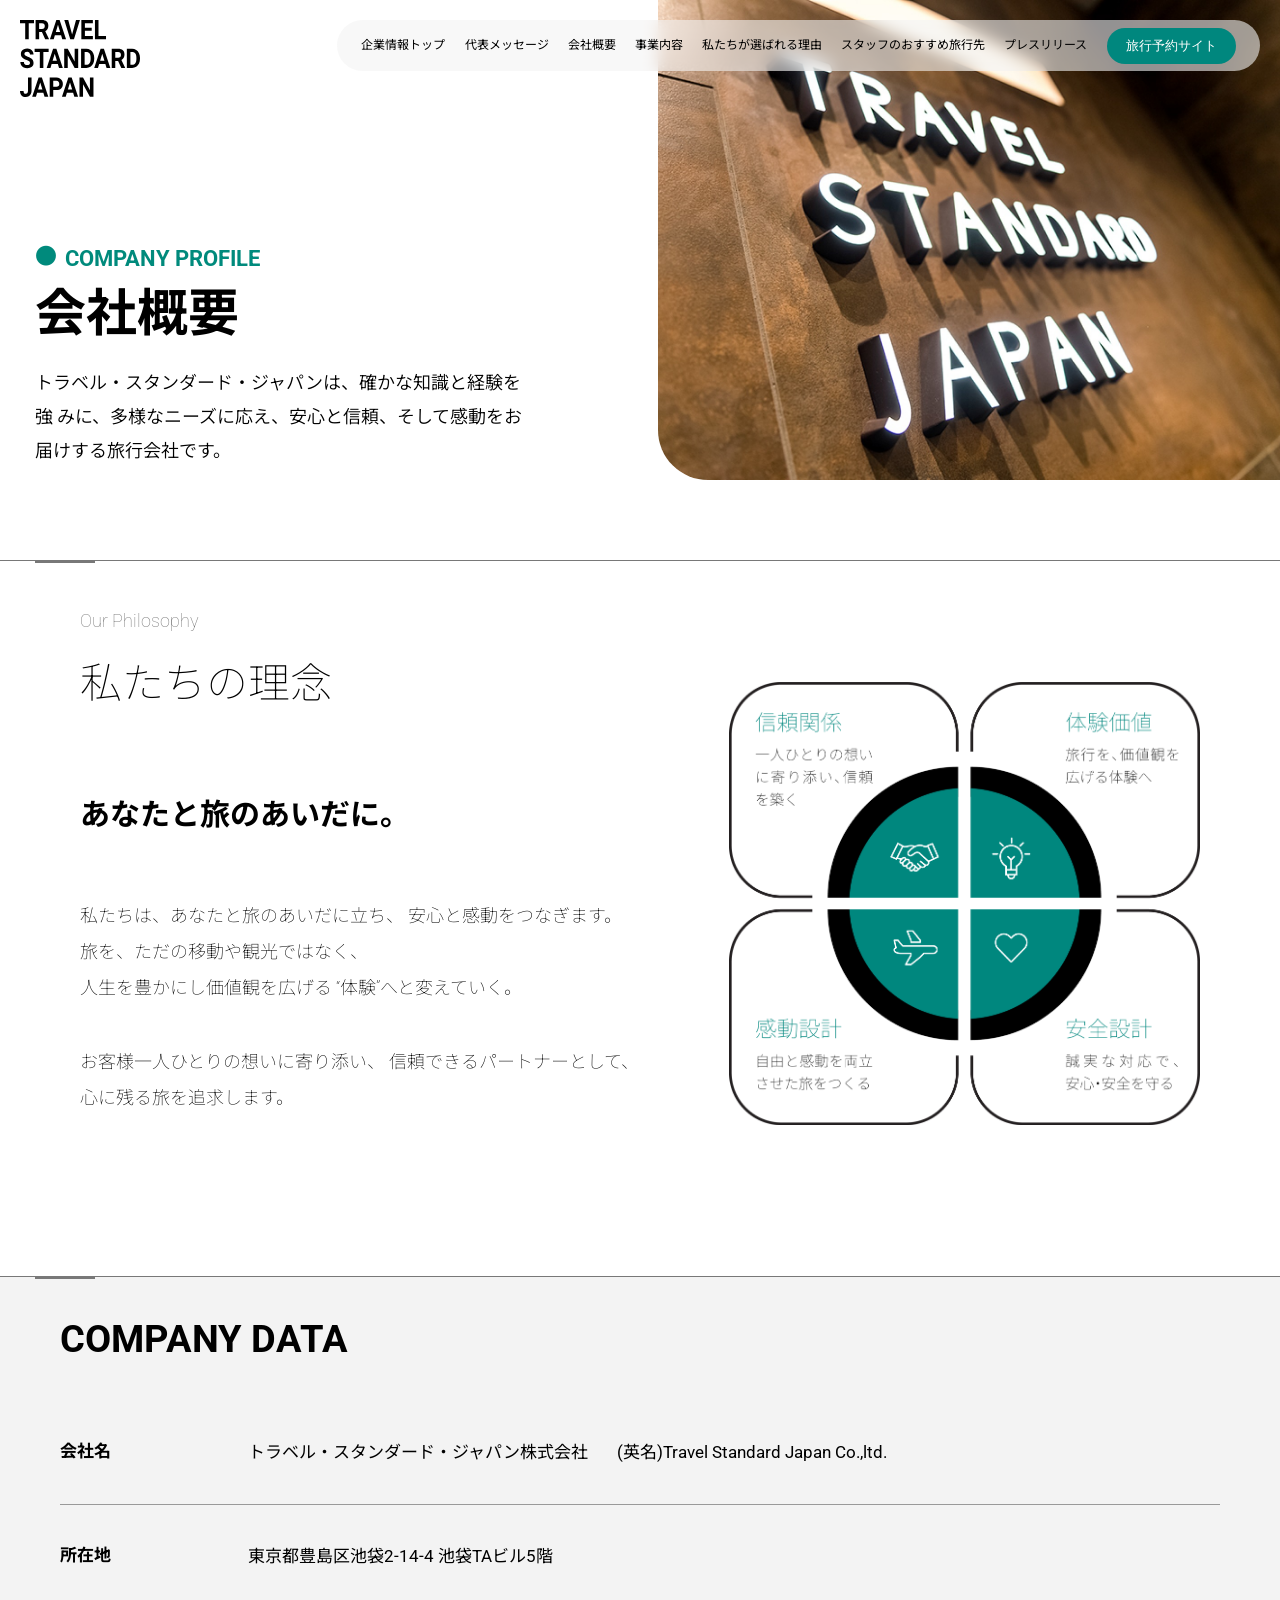
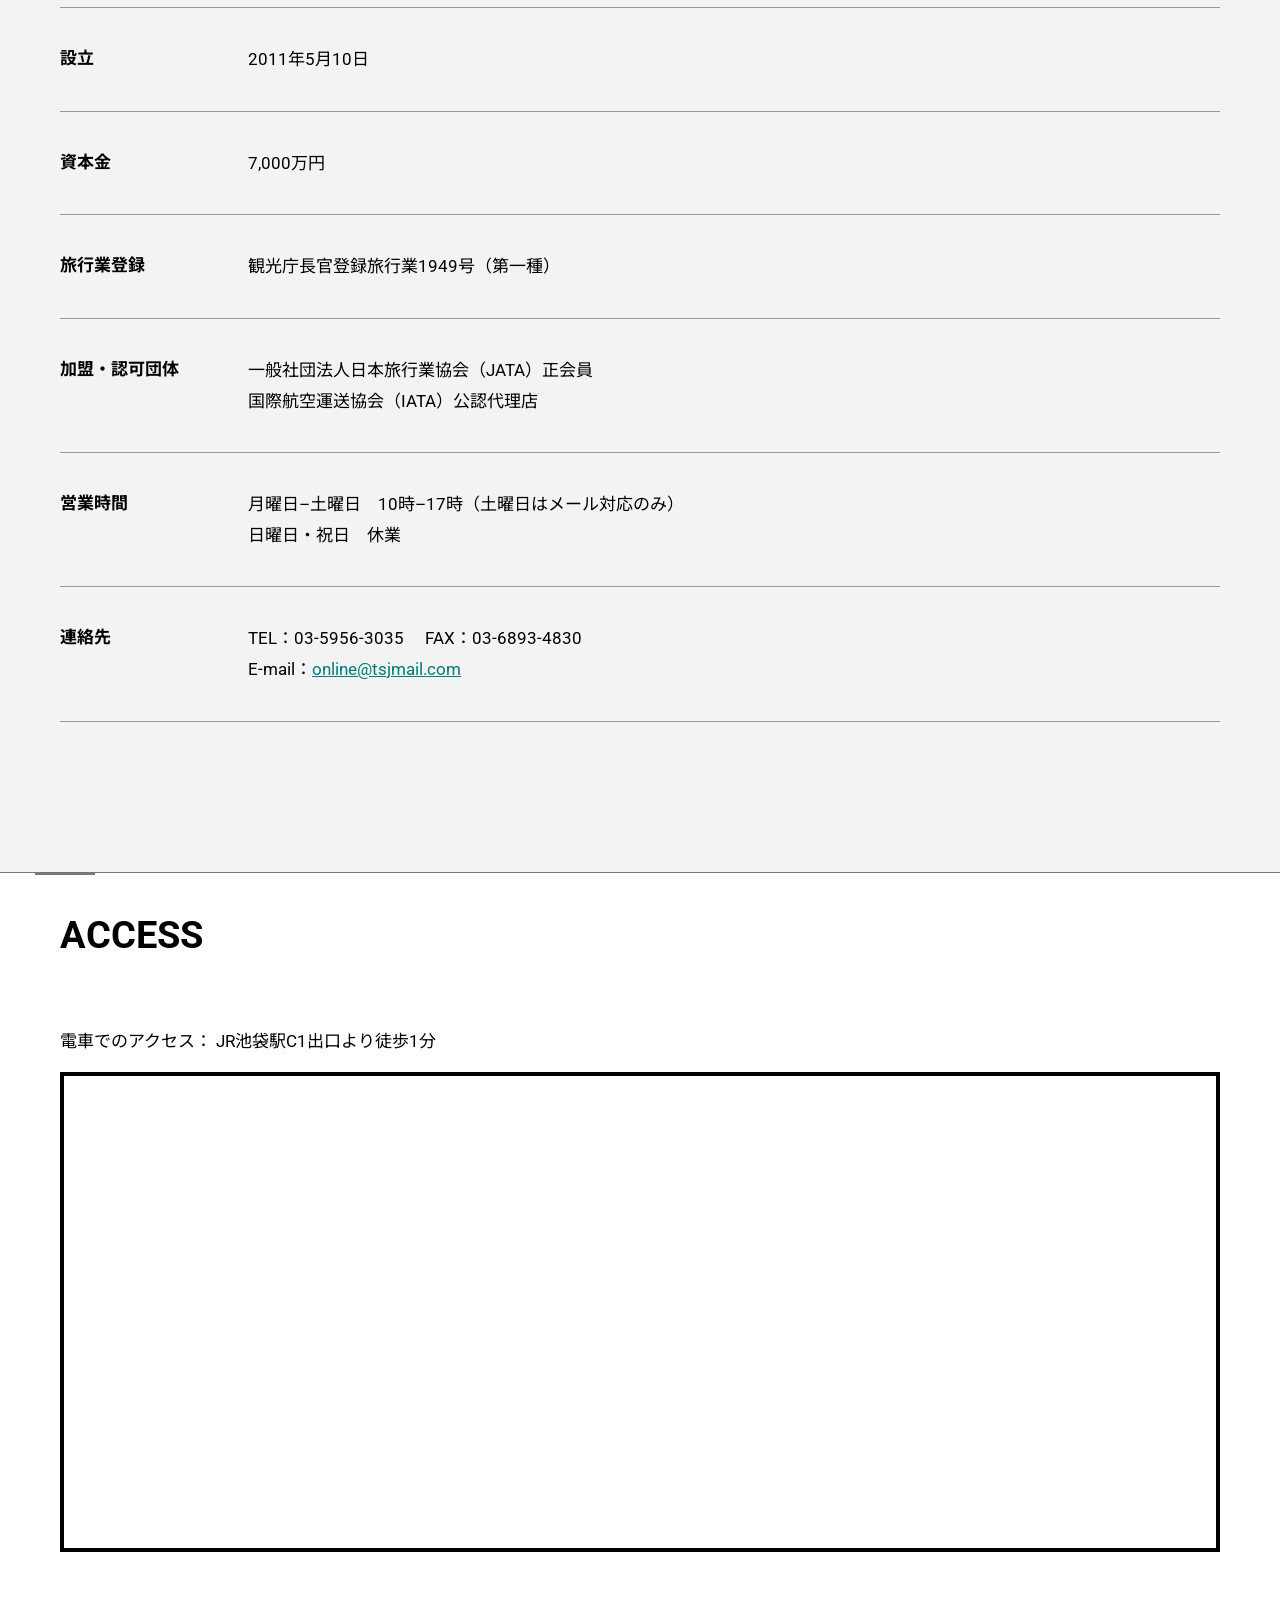
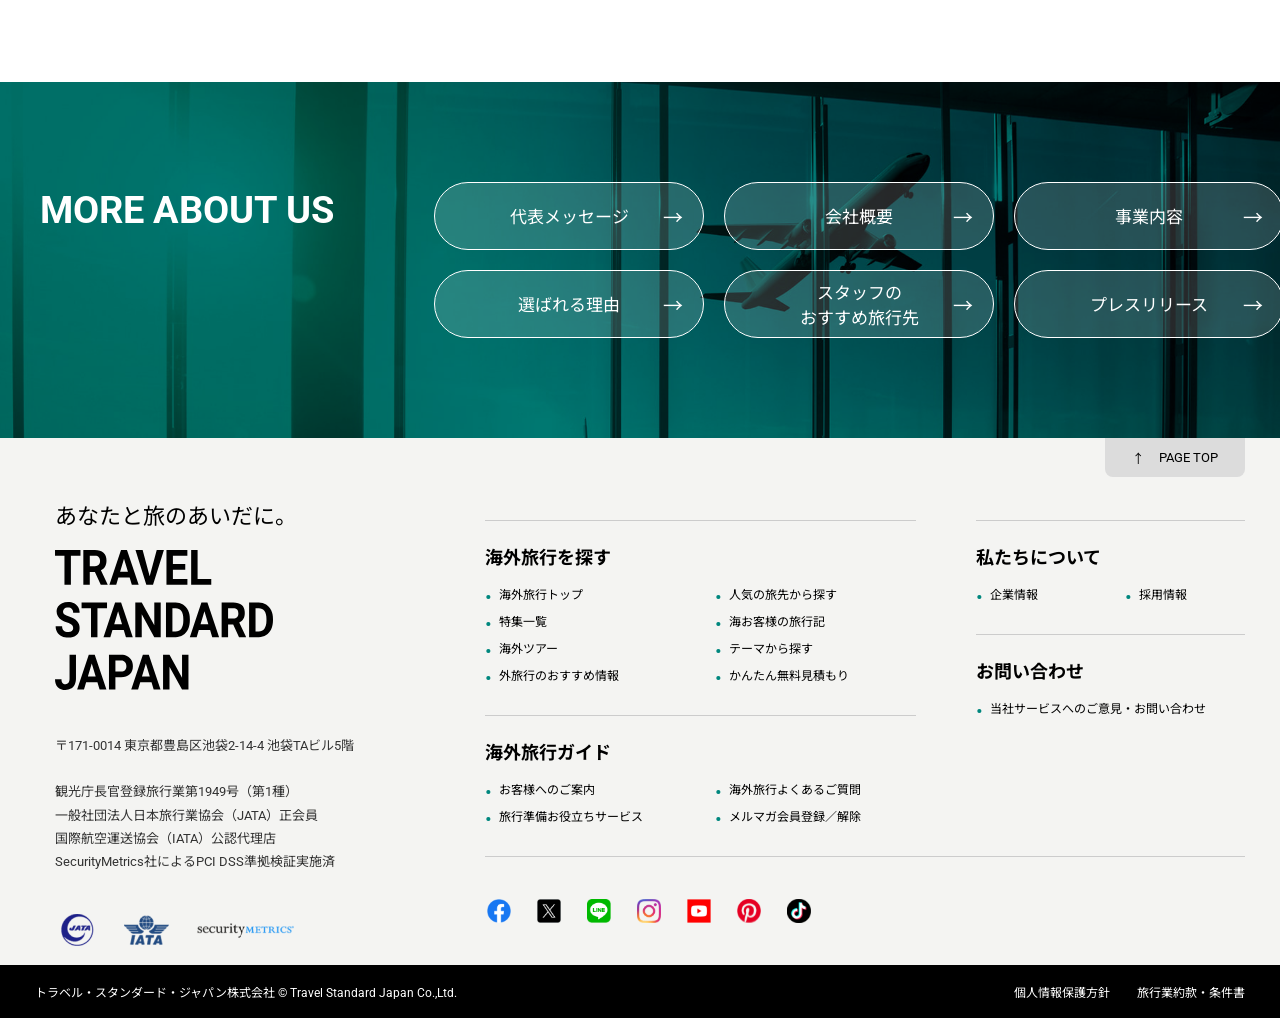
<file: company.html>
﻿
<!DOCTYPE html>
<html lang="ja">

<head>
    <meta charset="UTF-8" />
    <meta name="viewport" content="width=device-width, initial-scale=1.0" />
    <title>TRAVEL STANDARD JAPAN -  企業情報トップ</title>
    <link rel="stylesheet" href="company.css" />
    <link rel="stylesheet" href="css/nav.css" />
    <link rel="stylesheet" href="css/width.css" />
    <link rel="stylesheet" href="https://cdnjs.cloudflare.com/ajax/libs/font-awesome/6.5.1/css/all.min.css" />
    <link href="https://fonts.googleapis.com/css2?family=Roboto:wght@400;500;700&family=Noto+Sans+JP:wght@400;500;700&display=swap" rel="stylesheet">

</head>

<body>
  <div class="site-wrapper">
    <!-- NAVBAR -->
     <section>
        <!-- BRAND (always visible) -->
        <div class="brand">
          <img src="images/logo.svg" alt="Travel" class="logo-dark" />
        

          <img src="images/logo-light.png" alt="Travel" class="logo-light" style="display: none;" />
                  <img src="images/logo-light.png" alt="Travel" class="logo-light" style="display: none;" />
                       </div>

      <div class="hero-nav-holder">
          <nav class="hero-nav" style="opacity: 1;">
            <ul>
              <li><a href="index.html">企業情報トップ</a></li>
              <li><a href="message.html">代表メッセージ</a></li>
              <li><a href="companyProfile.html">会社概要</a></li>
              <li><a href="servicePage.html">事業内容</a></li>
              <li><a href="whychoose.html">私たちが選ばれる理由</a></li>
              <li><a href="recentTravel.html">スタッフのおすすめ旅行先</a></li>
              <li><a href="pressrelease.html">プレスリリース</a></li>
            </ul>

            <button onclick="window.location.href='https://example-travel-booking.com'">
              旅行予約サイト
            </button>
          </nav>
        </div>

        <!-- MOBILE HEADER -->
        <div class="mobile-header">
          <div class="mobile-hamburger" id="hamburger">
            <span></span>
            <span></span>
            <span></span>
          </div>
        </div>

        <!-- MOBILE MENU -->
        <div class="mobile-menu" id="mobileMenu">
          <ul>
            <li><a href="index.html">企業情報トップ</a></li>
            <li><a href="message.html">代表メッセージ</a></li>
            <li><a href="companyProfile.html">会社概要</a></li>
            <li><a href="servicePage.html">事業内容</a></li>
            <li><a href="whychoose.html">私たちが選ばれる理由</a></li>
            <li><a href="recentTravel.html">スタッフのおすすめ旅行先</a></li>
            <li><a href="pressrelease.html">プレスリリース</a></li>
          </ul>
        </div>

      </section>
  <div class="site-wrapper">
    <header class="hero">
            <div class="hero-content">
                <h1>COMPANY PROFILE</h1>
                <p>
                      会社概要
                </p>
                <p class="jp-text">トラベル・スタンダード・ジャパンは、確かな知識と経験を強
                  みに、多様なニーズに応え、安心と信頼、そして感動をお届けする旅行会社です。</p>
                  
              </div>

        <!-- RIGHT CONTENT -->
        <div class="hero-image">
            <img src="images/companyHero.jpeg" alt="Travel" />
        </div>
    </header>
    <!-- content philosophy -->
     <div class="edge-line">
    <span class="edge-dash"></span>
    </div>
<section class="philosophy">
  <div class="philosophy-wrap">

    <!-- LEFT CONTENT -->
    <div class="philosophy-text">
      <p class="small-title">Our Philosophy</p>
      <h2 class="jp-title">私たちの理念</h2>

      <h3 class="headline">あなたと旅のあいだに。</h3>

      <p>
       私たちは、あなたと旅のあいだに立ち、
       安心と感動をつなぎます。<br>
       旅を、ただの移動や観光ではなく、<br>
         人生を豊かにし価値観を広げる <br class="md-hide">
         “体験”へと変えていく。
        </p>
      <br>
      <p>
       お客様一人ひとりの想いに寄り添い、 <br class="md-hide">
       信頼できるパートナーとして、 <br>
        心に残る旅を追求します。
      </p>
    </div>

    <!-- RIGHT IMAGE -->
    <div class="philosophy-image">
      <img src="images/comp.png" alt="Philosophy Graphic">
    </div>

  </div>
</section>

<!-- comapny data  -->
 <div class="edge-line">
    <span class="edge-dash"></span>
    </div>
 <section class="company-data">
  <div class="company-container">
    <h2 class="company-title">COMPANY DATA</h2>

    <div class="company-table">

      <div class="row">
        <div class="label">会社名</div>
        <div class="value">
        トラベル・スタンダード・ジャパン株式会社　<br class="md-hide">
          <span>(英名)Travel Standard Japan Co.,ltd.</span>
        </div>
      </div>

      <div class="row">
        <div class="label">所在地</div>
        <div class="value">
           東京都豊島区池袋2-14-4 池袋TAビル5階
        </div>
      </div>

      <div class="row">
        <div class="label">設立</div>
        <div class="value">2011年5月10日</div>
      </div>

      <div class="row">
       <div class="label">資本金</div>
        <div class="value">7,000万円</div>
      </div>

      <div class="row">
        <div class="label">旅行業登録</div>
        <div class="value">
          観光庁長官登録旅行業1949号（第一種）
        </div>
      </div>

      <div class="row">
        <div class="label">加盟・認可団体</div>
        <div class="value">
          一般社団法人日本旅行業協会（JATA）正会員<br>
          国際航空運送協会（IATA）公認代理店
        </div>
      </div>

      <div class="row">
        <div class="label">営業時間</div>
        <div class="value">
        月曜日–土曜日　10時–17時（土曜日はメール対応のみ）<br>
          日曜日・祝日　休業
        </div>
      </div>

      <div class="row">
        <div class="label">連絡先</div>
        <div class="value">
          TEL：03-5956-3035　<br class="md-hide" >
          FAX：03-6893-4830<br>
          E-mail：<a href="mailto:online@tsjmail.com">online@tsjmail.com</a>
        </div>
      </div>

    </div>
  </div>
</section>
<div class="edge-line">
    <span class="edge-dash"></span>
    </div>
<!-- map section -->
 <section class="access-section">
  <div class="access-container">

    <h2 class="access-title">ACCESS</h2>

    <p class="access-text">
      電車でのアクセス： JR池袋駅C1出口より徒歩1分
    </p>

    <div class="map-wrapper">
      <iframe
           src="https://www.google.com/maps?q=池袋TAビル&output=embed"
        loading="lazy"
        referrerpolicy="no-referrer-when-downgrade"
        allowfullscreen>
      </iframe>
    </div>

  </div>
</section>


<!-- more section -->
  <section class="more-about">
    <div class="overlay"></div>
      <div class="more-container">

        <!-- LEFT -->
        <h2 class="more-title">MORE ABOUT US</h2>

        <!-- RIGHT BUTTONS -->
        <div class="more-links">
            <a href="message.html" class="pill">代表メッセージ  <span class="arrow" style="position: absolute; right: 20px; top: 50%; transform: translateY(-50%);">→</span></a>
            <a href="companyProfile.html" class="pill">会社概要  <span class="arrow" style="position: absolute; right: 20px; top: 50%; transform: translateY(-50%);">→</span></a>
            <a href="servicePage.html" class="pill">事業内容  <span class="arrow" style="position: absolute; right: 20px; top: 50%; transform: translateY(-50%);">→</span></a>
            <a href="whychoose.html" class="pill">選ばれる理由  <span class="arrow" style="position: absolute; right: 20px; top: 50%; transform: translateY(-50%);">→</span></a>
            <a href="recentTravel.html" class="pill">スタッフの<br>おすすめ旅行先  <span class="arrow" style="position: absolute; right: 20px; top: 50%; transform: translateY(-50%);">→</span></a>
            <a href="pressrelease.html" class="pill">プレスリリース  <span class="arrow" style="position: absolute; right: 20px; top: 50%; transform: translateY(-50%);">→</span></a>
        </div>

      </div>
          </section>

 </div>
 </div>
 
    <footer class="footer-bg">
      <div class="site-wrapper" style="max-width:1210px; margin: 0 auto;">
        <!-- footer -->
        <section class="footer">
                <footer class="site-footer">
        <div class="footer-page-top" onclick="scrollToTop()"><span>↑</span>PAGE TOP</div>
        <div class="footer-layout">
          <!-- LEFT -->
          <div class="footer-branding">
            <p class="footer-tagline">あなたと旅のあいだに。</p>
            <div class="footer-logo">
              <img
                src="images/logo.svg  "
                alt="Travel"
              />
            </div>

            <div class="footer-address">
              〒171-0014 東京都豊島区池袋2-14-4 池袋TAビル5階
              <br><br>
              観光庁長官登録旅行業第1949号（第1種）
              <br>
              一般社団法人日本旅行業協会（JATA）正会員
              <br>
              国際航空運送協会（IATA）公認代理店
              <br>
              SecurityMetrics社によるPCI DSS準拠検証実施済
            </div>

            <div class="footer-certifications">
              <img src="images/jata-logo.png">
              <img src="images/iata-logo.png">

              <img src="images/security-metrices-logo.png">
            </div>
          </div>

          <!-- RIGHT -->
          <div>

            <div class="footer-navigation">

              <div class="footer-menu">
                <div class="footer-separator"></div>
                <h3>海外旅行を探す</h3>
                <ul>
                  <li><a href="#">海外旅行トップ</a></li>
                  <li><a href="#">人気の旅先から探す</a></li>
                  <li><a href="#">特集一覧</a></li>
                  <li><a href="#">海お客様の旅行記</a></li>
                  <li><a href="#">海外ツアー</a></li>
                  <li><a href="#">テーマから探す</a></li>
                  <li><a href="#">外旅行のおすすめ情報</a></li>
                  <li><a href="#">かんたん無料見積もり</a></li>
                </ul>

                <div class="footer-separator"></div>
                <h3>海外旅行ガイド</h3>
                <ul>
                  <li><a href="#">お客様へのご案内</a></li>
                  <li><a href="#">海外旅行よくあるご質問</a></li>
                  <li><a href="#">旅行準備お役立ちサービス</a></li>
                  <li><a href="#">メルマガ会員登録／解除</a></li>
                </ul>
              </div>
                
              <div class="footer-menu">
                <div class="footer-separator"></div>
                <h3>私たちについて</h3>
                <ul>
                  <li><a href="#">企業情報</a></li>
                  <li><a href="#">採用情報</a></li>
                </ul>

                <div class="footer-separator"></div>
                <h3>お問い合わせ</h3>
                <ul>
                  <li><a href="#">当社サービスへのご意見・お問い合わせ</a></li>
                </ul>
              </div>
            </div>
                <div class="footer-separator"></div>

              <div class="footer-socials">
                <a class="social ">
                  <svg width="24" height="24" viewBox="0 0 24 24" fill="none" xmlns="http://www.w3.org/2000/svg" xmlns:xlink="http://www.w3.org/1999/xlink">
                  <rect width="24" height="24" fill="url(#pattern0_2_448)"/>
                  <defs>
                  <pattern id="pattern0_2_448" patternContentUnits="objectBoundingBox" width="1" height="1">
                  <use xlink:href="#image0_2_448" transform="scale(0.0142857)"/>
                  </pattern>
                  <image id="image0_2_448" width="70" height="70" preserveAspectRatio="none" xlink:href="[data-uri]"/>
                  </defs>
                  </svg>

                </a>
                <a class="social ">
                <svg width="24" height="24" viewBox="0 0 24 24" fill="none" xmlns="http://www.w3.org/2000/svg" xmlns:xlink="http://www.w3.org/1999/xlink">
                <rect width="24" height="24" fill="url(#pattern0_2_453)"/>
                <defs>
                <pattern id="pattern0_2_453" patternContentUnits="objectBoundingBox" width="1" height="1">
                <use xlink:href="#image0_2_453" transform="scale(0.0142857)"/>
                </pattern>
                <image id="image0_2_453" width="70" height="70" preserveAspectRatio="none" xlink:href="[data-uri]"/>
                </defs>
                </svg>
  
                </a>
                <a class="social ">
                  <svg width="24" height="24" viewBox="0 0 24 24" fill="none" xmlns="http://www.w3.org/2000/svg" xmlns:xlink="http://www.w3.org/1999/xlink">
                  <rect width="24" height="24" fill="url(#pattern0_2_455)"/>
                  <defs>
                  <pattern id="pattern0_2_455" patternContentUnits="objectBoundingBox" width="1" height="1">
                  <use xlink:href="#image0_2_455" transform="scale(0.0142857)"/>
                  </pattern>
                  <image id="image0_2_455" width="70" height="70" preserveAspectRatio="none" xlink:href="[data-uri]"/>
                  </defs>
                  </svg>
                  </a>
                <a class="social "><svg width="24" height="24" viewBox="0 0 24 24" fill="none" xmlns="http://www.w3.org/2000/svg" xmlns:xlink="http://www.w3.org/1999/xlink">
                <g clip-path="url(#clip0_2_1115)">
                <rect y="0.046875" width="24" height="24" fill="url(#pattern0_2_1115)"/>
                </g>
                <defs>
                <pattern id="pattern0_2_1115" patternContentUnits="objectBoundingBox" width="1" height="1">
                <use xlink:href="#image0_2_1115" transform="scale(0.0142857)"/>
                </pattern>
                <clipPath id="clip0_2_1115">
                <rect width="24" height="24" fill="white"/>
                </clipPath>
                <image id="image0_2_1115" width="70" height="70" preserveAspectRatio="none" xlink:href="[data-uri]"/>
                </defs>
                </svg>
                </a>
                <a class="social "><svg width="24" height="24" viewBox="0 0 24 24" fill="none" xmlns="http://www.w3.org/2000/svg" xmlns:xlink="http://www.w3.org/1999/xlink">
                <rect width="24" height="24" fill="url(#pattern0_2_463)"/>
                <defs>
                <pattern id="pattern0_2_463" patternContentUnits="objectBoundingBox" width="1" height="1">
                <use xlink:href="#image0_2_463" transform="scale(0.0142857)"/>
                </pattern>
                <image id="image0_2_463" width="70" height="70" preserveAspectRatio="none" xlink:href="[data-uri]"/>
                </defs>
                </svg>
                </a>
                <a class="social ">
                  <svg width="24" height="24" viewBox="0 0 24 24" fill="none" xmlns="http://www.w3.org/2000/svg" xmlns:xlink="http://www.w3.org/1999/xlink">
                  <rect width="24" height="23.6571" fill="url(#pattern0_2_465)"/>
                  <defs>
                  <pattern id="pattern0_2_465" patternContentUnits="objectBoundingBox" width="1" height="1">
                  <use xlink:href="#image0_2_465" transform="scale(0.0142857 0.0144928)"/>
                  </pattern>
                  <image id="image0_2_465" width="70" height="69" preserveAspectRatio="none" xlink:href="[data-uri]"/>
                  </defs>
                  </svg>
                  </a>
                <a class="social "><svg width="24" height="24" viewBox="0 0 24 24" fill="none" xmlns="http://www.w3.org/2000/svg" xmlns:xlink="http://www.w3.org/1999/xlink">
                <rect width="24" height="24" fill="url(#pattern0_2_467)"/>
                <defs>
                <pattern id="pattern0_2_467" patternContentUnits="objectBoundingBox" width="1" height="1">
                <use xlink:href="#image0_2_467" transform="scale(0.0144928)"/>
                </pattern>
                <image id="image0_2_467" width="69" height="69" preserveAspectRatio="none" xlink:href="[data-uri]"/>
                </defs>
                </svg>
                </a>
              </div>
          </div>
  </footer>
</footer>
     </section>
   <div class="footer-legal-bg">
      <div class="site-wrapper" style="max-width:1210px; margin: 0 auto;">
        <div class="footer-legal">
          <div>トラベル・スタンダード・ジャパン株式会社 <br class="md-hide">
             © Travel Standard Japan Co.,Ltd.</div>
            <div>
              <a href="#">個人情報保護方針</a>
              <a href="#">旅行業約款・条件書</a>
            </div>
        </div>
      </div>
    </div>
  </div>
    
</body>
</html>
<script>
  function scrollToTop() {
    window.scrollTo({
      top: 0,
      behavior: "smooth"
    });
  }

  function scrollDown() {
    window.scrollBy({
      top: window.innerHeight,
      behavior: "smooth"
    });
  }
</script>
<script>
window.addEventListener("load", function() {
  const hamburger = document.getElementById("hamburger");
  const mobileMenu = document.getElementById("mobileMenu");
  const logoDark = document.querySelector(".logo-dark");
  const logoLight = document.querySelector(".logo-light");
  const closeBtn = document.querySelector(".mobile-close-btn");

  if (!hamburger || !mobileMenu) {
    console.warn("Hamburger or mobile menu not found");
    return;
  }

  function toggleMenuVisibility() {
    mobileMenu.classList.toggle("active");
    hamburger.classList.toggle("active");

    if (logoDark) {
      logoDark.style.display = logoDark.style.display === "none" ? "block" : "none";
    }
    if (logoLight) {
      logoLight.style.display = logoLight.style.display === "none" ? "block" : "none";
    }
    if (closeBtn) {
      closeBtn.style.display = closeBtn.style.display === "none" ? "block" : "none";
    }
    hamburger.style.display = hamburger.style.display === "none" ? "flex" : "none";
  }

  hamburger.addEventListener("click", function(e) {
    e.stopPropagation();
    toggleMenuVisibility();
  });

  if (closeBtn) {
    closeBtn.addEventListener("click", function(e) {
      e.stopPropagation();
      toggleMenuVisibility();
    });
  }

  document.addEventListener("click", function(e) {
    if (!e.target.closest("#hamburger") && !e.target.closest("#mobileMenu") && !e.target.closest("#mobile-close")) {
      mobileMenu.classList.remove("active");
      hamburger.classList.remove("active");
      if (closeBtn) {
        closeBtn.style.display = "none";
      }
      hamburger.style.display = "flex";
      if (logoDark) {
        logoDark.style.display = "block";
      }
      if (logoLight) {
        logoLight.style.display = "none";
      }
    }
  });
});
</script>
</file>
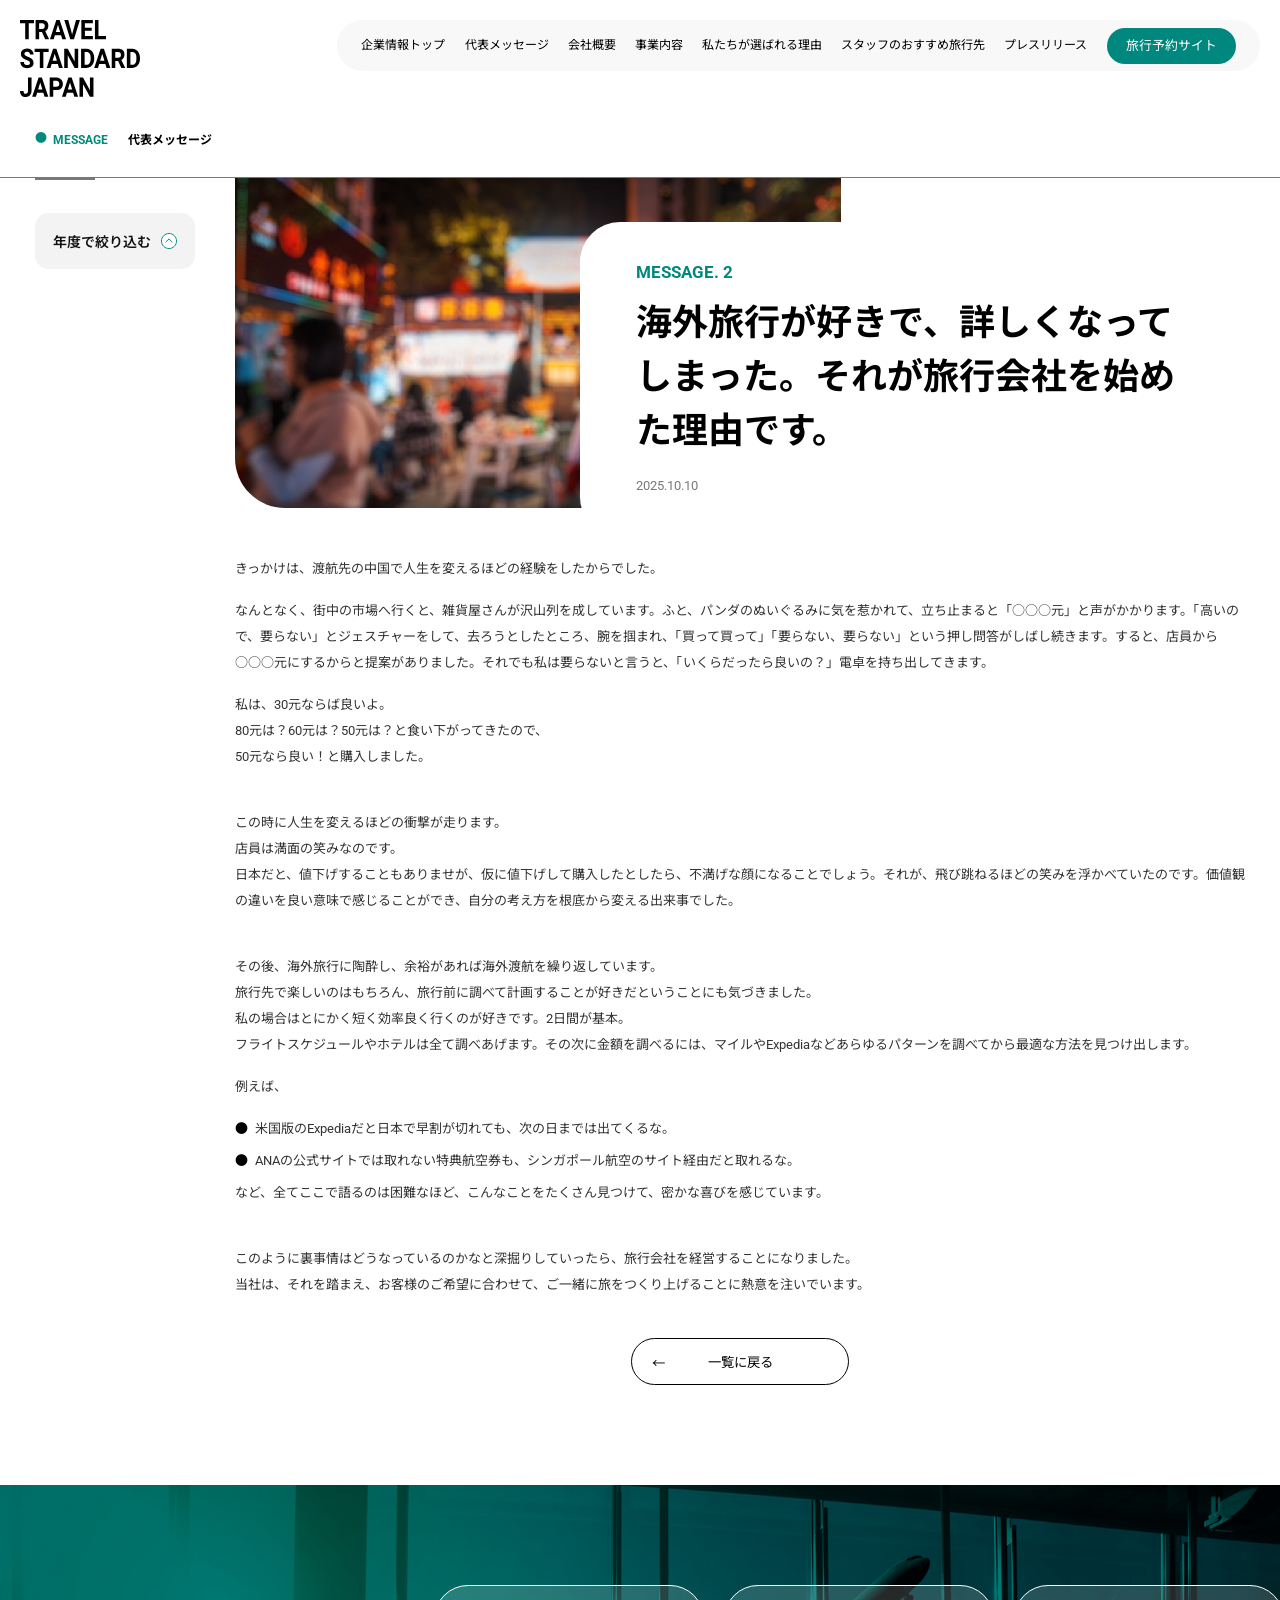
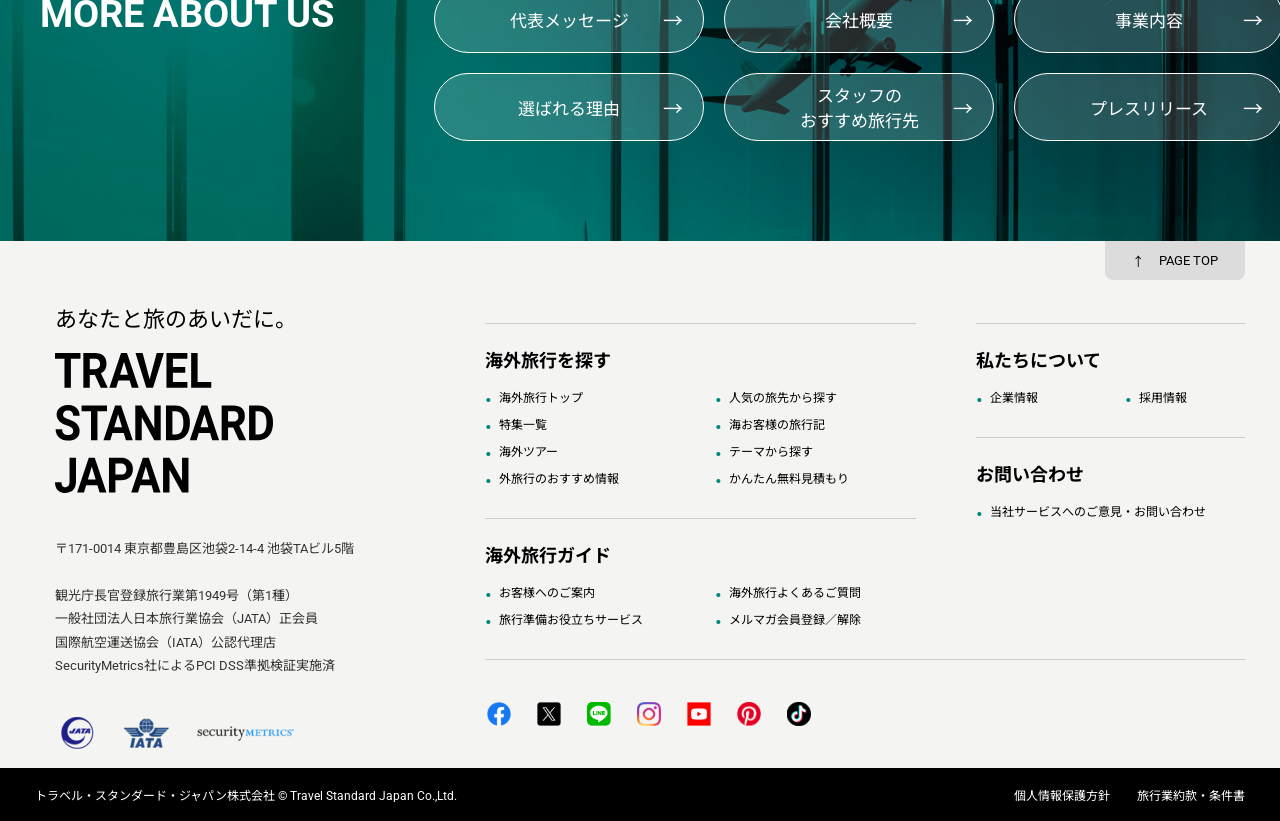
<file: message3.html>
<!DOCTYPE html>
<html lang="ja">

<head>
    <meta charset="UTF-8" />
    <meta name="viewport" content="width=device-width, initial-scale=1.0" />
    <title>TRAVEL STANDARD JAPAN - 企業情報トップ</title>
    <link rel="stylesheet" href="message3.css" />
    <link rel="stylesheet" href="styles.css" />
      <link rel="stylesheet" href="css/nav.css" />
      <link rel="stylesheet" href="css/width.css" />
    <link rel="stylesheet" href="https://cdnjs.cloudflare.com/ajax/libs/font-awesome/6.5.1/css/all.min.css" />
    <link href="https://fonts.googleapis.com/css2?family=Roboto:wght@400;500;700&family=Noto+Sans+JP:wght@400;500;700&display=swap" rel="stylesheet" />

</head>
<body>
  <div class="site-wrapper">
    <!-- NAVBAR -->
     <section>
        <!-- BRAND (always visible) -->
        <div class="brand">
          <img src="images/logo.svg" alt="Travel" />
        </div>

        <!-- DESKTOP NAV ONLY -->
        <div class="hero-nav-holder">
          <nav class="hero-nav" style="opacity:1;">
            <ul>
              <li><a href="index.html">企業情報トップ</a></li>
              <li><a href="message.html">代表メッセージ</a></li>
              <li><a href="companyProfile.html">会社概要</a></li>
              <li><a href="servicePage.html">事業内容</a></li>
              <li><a href="whychoose.html">私たちが選ばれる理由</a></li>
              <li><a href="recentTravel.html">スタッフのおすすめ旅行先</a></li>
              <li><a href="pressrelease.html">プレスリリース</a></li>
            </ul>

            <button onclick="window.location.href='https://example-travel-booking.com'">
              旅行予約サイト
            </button>
          </nav>
        </div>

        <!-- MOBILE HEADER -->
        <div class="mobile-header">
          <div class="mobile-hamburger" id="hamburger">
            <span></span>
            <span></span>
            <span></span>
          </div>
        </div>

        <!-- MOBILE MENU -->
        <div class="mobile-menu" id="mobileMenu">
          <ul>
            <li><a href="index.html">企業情報トップ</a></li>
            <li><a href="message.html">代表メッセージ</a></li>
            <li><a href="companyProfile.html">会社概要</a></li>
            <li><a href="servicePage.html">事業内容</a></li>
            <li><a href="whychoose.html">私たちが選ばれる理由</a></li>
            <li><a href="recentTravel.html">スタッフのおすすめ旅行先</a></li>
            <li><a href="pressrelease.html">プレスリリース</a></li>
          </ul>
        </div>

      </section>
     

      <div class="hero-tab sm-hide">
         <h1>MESSAGE</h1>
                <p>
                    代表メッセージ
                </p>
      </div>
    <div class="edge-line">
    <span class="edge-dash"></span>
    </div>


    <!-- more section -->
        <main>
            <div class="msg-wrapper">

                <!-- Sidebar -->
                

                <aside class="sidebar dropdown-sidebar mt-10" id="yearFilterWrapper">
                  <button class="sidebar-toggle" id="yearFilterToggle" type="button" aria-expanded="false" aria-controls="yearFilter">
                    <span>年度で絞り込む</span>
                    <svg id="toggle-btn" width="16" height="16" viewBox="0 0 17 17" fill="none" xmlns="http://www.w3.org/2000/svg" aria-hidden="true">
                      <path d="M16.5 8.5C16.5 12.918 12.918 16.5 8.5 16.5C4.082 16.5 0.5 12.918 0.5 8.5C0.5 4.082 4.082 0.5 8.5 0.5C12.918 0.5 16.5 4.082 16.5 8.5Z" fill="white"/>
                      <path d="M16.5 8.5C16.5 12.918 12.918 16.5 8.5 16.5C4.082 16.5 0.5 12.918 0.5 8.5C0.5 4.082 4.082 0.5 8.5 0.5C12.918 0.5 16.5 4.082 16.5 8.5Z" stroke="#00877E"/>
                      <path d="M4.94434 9.83331L8.50034 6.27831L12.0553 9.83331" stroke="#00877E"/>
                    </svg>
                  </button>
                  <ul id="yearFilter" class="sidebar-menu">
                        <li class="" data-year="all">すべて</li>
                        <li data-year="2025" class="active">2025年</li>
                        <li data-year="2024">2024年</li>
                        <li data-year="2023">2023年</li>
                    </ul>
                </aside>

                <!-- msg-cards -->
              <div class="content"> 
               <section class="travel-section">
                <div class="travel-row">
                <!-- LEFT IMAGE (60%) -->
                <div class="travel-image">
                    <img
                    src="images/msg2.png"
                    alt="msg"
                    />
                </div>
                
                <!-- RIGHT CONTENT CARD -->
                <div class="travel-content">
                    <span class="jp-small">MESSAGE. 2</span>

                    <h2 >
                    海外旅行が好きで、詳しくなってしまった。それが旅行会社を始めた理由です。
                    </h2>

                    <p>
                2025.10.10
                    </p>
                    

            <!-- <a href="#" class="travel-btn">
                    最近の旅行先を見る <span>→</span>
                </a> -->
                 </div>

                 </div>
                 </section>
                <article class="content-container">
        <section class="story-section">
            <p>きっかけは、渡航先の中国で人生を変えるほどの経験をしたからでした。</p>
            
<p>なんとなく、街中の市場へ行くと、雑貨屋さんが沢山列を成しています。ふと、パンダのぬいぐるみに気を惹かれて、立ち止まると「○○○元」と声がかかります。「高いので、要らない」とジェスチャーをして、去ろうとしたところ、腕を掴まれ、「買って買って」「要らない、要らない」という押し問答がしばし続きます。すると、店員から○○○元にするからと提案がありました。それでも私は要らないと言うと、「いくらだったら良いの？」電卓を持ち出してきます。</p>
            
           <p>私は、30元ならば良いよ。<br>
  80元は？60元は？50元は？と食い下がってきたので、<br>
  50元なら良い！と購入しました。</p>
        </section>

        <section class="story-section">
            <p>この時に人生を変えるほどの衝撃が走ります。<br>
            店員は満面の笑みなのです。<br>
            日本だと、値下げすることもありませが、仮に値下げして購入したとしたら、不満げな顔になることでしょう。それが、飛び跳ねるほどの笑みを浮かべていたのです。価値観の違いを良い意味で感じることができ、自分の考え方を根底から変える出来事でした。</p>
        </section>

        <section class="story-section">
            <p>その後、海外旅行に陶酔し、余裕があれば海外渡航を繰り返しています。<br>
            旅行先で楽しいのはもちろん、旅行前に調べて計画することが好きだということにも気づきました。<br>
            私の場合はとにかく短く効率良く行くのが好きです。2日間が基本。<br>
            フライトスケジュールやホテルは全て調べあげます。その次に金額を調べるには、マイルやExpediaなどあらゆるパターンを調べてから最適な方法を見つけ出します。</p>
            
            <p>例えば、</p>
            <ul class="benefit-list">
                <li>米国版のExpediaだと日本で早割が切れても、次の日までは出てくるな。</li>
                <li>ANAの公式サイトでは取れない特典航空券も、シンガポール航空のサイト経由だと取れるな。</li>
            </ul>
            <p>など、全てここで語るのは困難なほど、こんなことをたくさん見つけて、密かな喜びを感じています。</p>
        </section>

        <footer class="closing-section">
            <p>このように裏事情はどうなっているのかなと深掘りしていったら、旅行会社を経営することになりました。<br>
            当社は、それを踏まえ、お客様のご希望に合わせて、ご一緒に旅をつくり上げることに熱意を注いでいます。</p>
        </footer>
    </article>

                            <button id="backBtn"><span class="arrow" style="position: absolute; left: 20px; top: 50%; transform: translateY(-50%);">←</span> 一覧に戻る</button>

              </div>
            </div>
           <section class="more-about">
    <div class="overlay"></div>
      <div class="more-container">

        <!-- LEFT -->
        <h2 class="more-title">MORE ABOUT US</h2>

        <!-- RIGHT BUTTONS -->
        <div class="more-links">
            <a href="message.html" class="pill">代表メッセージ  <span class="arrow" style="position: absolute; right: 20px; top: 50%; transform: translateY(-50%);">→</span></a>
            <a href="companyProfile.html" class="pill">会社概要  <span class="arrow" style="position: absolute; right: 20px; top: 50%; transform: translateY(-50%);">→</span></a>
            <a href="servicePage.html" class="pill">事業内容  <span class="arrow" style="position: absolute; right: 20px; top: 50%; transform: translateY(-50%);">→</span></a>
            <a href="whychoose.html" class="pill">選ばれる理由  <span class="arrow" style="position: absolute; right: 20px; top: 50%; transform: translateY(-50%);">→</span></a>
            <a href="recentTravel.html" class="pill">スタッフの<br>おすすめ旅行先  <span class="arrow" style="position: absolute; right: 20px; top: 50%; transform: translateY(-50%);">→</span></a>
            <a href="pressrelease.html" class="pill">プレスリリース  <span class="arrow" style="position: absolute; right: 20px; top: 50%; transform: translateY(-50%);">→</span></a>
        </div>

      </div>
          </section>
        </main>
    
    </div>
       <footer class="footer-bg">
      <div class="site-wrapper" style="max-width:1210px; margin: 0 auto;">
        <!-- footer -->
        <section class="footer">
                <footer class="site-footer">
        <div class="footer-page-top" onclick="scrollToTop()"><span>↑</span>PAGE TOP</div>
        <div class="footer-layout">
          <!-- LEFT -->
          <div class="footer-branding">
            <p class="footer-tagline">あなたと旅のあいだに。</p>
            <div class="footer-logo">
              <img
                src="images/logo.svg  "
                alt="Travel"
              />
            </div>

            <div class="footer-address">
              〒171-0014 東京都豊島区池袋2-14-4 池袋TAビル5階
              <br><br>
              観光庁長官登録旅行業第1949号（第1種）
              <br>
              一般社団法人日本旅行業協会（JATA）正会員
              <br>
              国際航空運送協会（IATA）公認代理店
              <br>
              SecurityMetrics社によるPCI DSS準拠検証実施済
            </div>

            <div class="footer-certifications">
              <img src="images/jata-logo.png">
              <img src="images/iata-logo.png">

              <img src="images/security-metrices-logo.png">
            </div>
          </div>

          <!-- RIGHT -->
          <div>

            <div class="footer-navigation">

              <div class="footer-menu">
                <div class="footer-separator"></div>
                <h3>海外旅行を探す</h3>
                <ul>
                  <li><a href="#">海外旅行トップ</a></li>
                  <li><a href="#">人気の旅先から探す</a></li>
                  <li><a href="#">特集一覧</a></li>
                  <li><a href="#">海お客様の旅行記</a></li>
                  <li><a href="#">海外ツアー</a></li>
                  <li><a href="#">テーマから探す</a></li>
                  <li><a href="#">外旅行のおすすめ情報</a></li>
                  <li><a href="#">かんたん無料見積もり</a></li>
                </ul>

                <div class="footer-separator"></div>
                <h3>海外旅行ガイド</h3>
                <ul>
                  <li><a href="#">お客様へのご案内</a></li>
                  <li><a href="#">海外旅行よくあるご質問</a></li>
                  <li><a href="#">旅行準備お役立ちサービス</a></li>
                  <li><a href="#">メルマガ会員登録／解除</a></li>
                </ul>
              </div>
                
              <div class="footer-menu">
                <div class="footer-separator"></div>
                <h3>私たちについて</h3>
                <ul>
                  <li><a href="#">企業情報</a></li>
                  <li><a href="#">採用情報</a></li>
                </ul>

                <div class="footer-separator"></div>
                <h3>お問い合わせ</h3>
                <ul>
                  <li><a href="#">当社サービスへのご意見・お問い合わせ</a></li>
                </ul>
              </div>
            </div>
                <div class="footer-separator"></div>

              <div class="footer-socials">
                <a class="social ">
                  <svg width="24" height="24" viewBox="0 0 24 24" fill="none" xmlns="http://www.w3.org/2000/svg" xmlns:xlink="http://www.w3.org/1999/xlink">
                  <rect width="24" height="24" fill="url(#pattern0_2_448)"/>
                  <defs>
                  <pattern id="pattern0_2_448" patternContentUnits="objectBoundingBox" width="1" height="1">
                  <use xlink:href="#image0_2_448" transform="scale(0.0142857)"/>
                  </pattern>
                  <image id="image0_2_448" width="70" height="70" preserveAspectRatio="none" xlink:href="[data-uri]"/>
                  </defs>
                  </svg>

                </a>
                <a class="social ">
                <svg width="24" height="24" viewBox="0 0 24 24" fill="none" xmlns="http://www.w3.org/2000/svg" xmlns:xlink="http://www.w3.org/1999/xlink">
                <rect width="24" height="24" fill="url(#pattern0_2_453)"/>
                <defs>
                <pattern id="pattern0_2_453" patternContentUnits="objectBoundingBox" width="1" height="1">
                <use xlink:href="#image0_2_453" transform="scale(0.0142857)"/>
                </pattern>
                <image id="image0_2_453" width="70" height="70" preserveAspectRatio="none" xlink:href="[data-uri]"/>
                </defs>
                </svg>
  
                </a>
                <a class="social ">
                  <svg width="24" height="24" viewBox="0 0 24 24" fill="none" xmlns="http://www.w3.org/2000/svg" xmlns:xlink="http://www.w3.org/1999/xlink">
                  <rect width="24" height="24" fill="url(#pattern0_2_455)"/>
                  <defs>
                  <pattern id="pattern0_2_455" patternContentUnits="objectBoundingBox" width="1" height="1">
                  <use xlink:href="#image0_2_455" transform="scale(0.0142857)"/>
                  </pattern>
                  <image id="image0_2_455" width="70" height="70" preserveAspectRatio="none" xlink:href="[data-uri]"/>
                  </defs>
                  </svg>
                  </a>
                <a class="social "><svg width="24" height="24" viewBox="0 0 24 24" fill="none" xmlns="http://www.w3.org/2000/svg" xmlns:xlink="http://www.w3.org/1999/xlink">
                <g clip-path="url(#clip0_2_1115)">
                <rect y="0.046875" width="24" height="24" fill="url(#pattern0_2_1115)"/>
                </g>
                <defs>
                <pattern id="pattern0_2_1115" patternContentUnits="objectBoundingBox" width="1" height="1">
                <use xlink:href="#image0_2_1115" transform="scale(0.0142857)"/>
                </pattern>
                <clipPath id="clip0_2_1115">
                <rect width="24" height="24" fill="white"/>
                </clipPath>
                <image id="image0_2_1115" width="70" height="70" preserveAspectRatio="none" xlink:href="[data-uri]"/>
                </defs>
                </svg>
                </a>
                <a class="social "><svg width="24" height="24" viewBox="0 0 24 24" fill="none" xmlns="http://www.w3.org/2000/svg" xmlns:xlink="http://www.w3.org/1999/xlink">
                <rect width="24" height="24" fill="url(#pattern0_2_463)"/>
                <defs>
                <pattern id="pattern0_2_463" patternContentUnits="objectBoundingBox" width="1" height="1">
                <use xlink:href="#image0_2_463" transform="scale(0.0142857)"/>
                </pattern>
                <image id="image0_2_463" width="70" height="70" preserveAspectRatio="none" xlink:href="[data-uri]"/>
                </defs>
                </svg>
                </a>
                <a class="social ">
                  <svg width="24" height="24" viewBox="0 0 24 24" fill="none" xmlns="http://www.w3.org/2000/svg" xmlns:xlink="http://www.w3.org/1999/xlink">
                  <rect width="24" height="23.6571" fill="url(#pattern0_2_465)"/>
                  <defs>
                  <pattern id="pattern0_2_465" patternContentUnits="objectBoundingBox" width="1" height="1">
                  <use xlink:href="#image0_2_465" transform="scale(0.0142857 0.0144928)"/>
                  </pattern>
                  <image id="image0_2_465" width="70" height="69" preserveAspectRatio="none" xlink:href="[data-uri]"/>
                  </defs>
                  </svg>
                  </a>
                <a class="social "><svg width="24" height="24" viewBox="0 0 24 24" fill="none" xmlns="http://www.w3.org/2000/svg" xmlns:xlink="http://www.w3.org/1999/xlink">
                <rect width="24" height="24" fill="url(#pattern0_2_467)"/>
                <defs>
                <pattern id="pattern0_2_467" patternContentUnits="objectBoundingBox" width="1" height="1">
                <use xlink:href="#image0_2_467" transform="scale(0.0144928)"/>
                </pattern>
                <image id="image0_2_467" width="69" height="69" preserveAspectRatio="none" xlink:href="[data-uri]"/>
                </defs>
                </svg>
                </a>
              </div>
          </div>
  </footer>
</footer>
     </section>
    </div>
    </div>
     <div class="footer-legal-bg">
      <div class="site-wrapper" style="max-width:1210px; margin: 0 auto;">
        <div class="footer-legal">
          <div>トラベル・スタンダード・ジャパン株式会社 <br class="md-hide">
             © Travel Standard Japan Co.,Ltd.</div>
            <div>
              <a href="#">個人情報保護方針</a>
              <a href="#">旅行業約款・条件書</a>
            </div>
        </div>
      </div>
    </div>
</body>

</html>
<script>
  function scrollToTop() {
    
    window.scrollTo({
      top: 0,
      behavior: "smooth"
    });
  }

  function scrollDown() {
    window.scrollBy({
      top: window.innerHeight,
      behavior: "smooth"
    });
  }
</script>
 <script>
window.addEventListener("load", function() {
  const hamburger = document.getElementById("hamburger");
  const mobileMenu = document.getElementById("mobileMenu");

  if (!hamburger || !mobileMenu) {
    console.warn("Hamburger or mobile menu not found");
    return;
  }

  hamburger.addEventListener("click", function(e) {
    e.stopPropagation();
    mobileMenu.classList.toggle("active");
    hamburger.classList.toggle("active");
  });

  document.addEventListener("click", function(e) {
    if (!e.target.closest("#hamburger") && !e.target.closest("#mobileMenu")) {
      mobileMenu.classList.remove("active");
      hamburger.classList.remove("active");
    }
  });
});
</script>
<script>
window.addEventListener("DOMContentLoaded", function() {
  const dropdownWrappers = document.querySelectorAll(".dropdown-sidebar");
  const cards = document.querySelectorAll(".msg-card");

  if (!dropdownWrappers.length) {
    return;
  }

  function closeAllDropdowns() {
    dropdownWrappers.forEach(function(wrapper) {
      wrapper.classList.remove("is-open");
      const toggle = wrapper.querySelector(".sidebar-toggle");
      if (toggle) {
        toggle.setAttribute("aria-expanded", "false");
      }
    });
  }

  dropdownWrappers.forEach(function(wrapper) {
    const yearFilterToggle = wrapper.querySelector(".sidebar-toggle");
    const yearFilter = wrapper.querySelector(".sidebar-menu");

    if (!yearFilterToggle || !yearFilter) {
      return;
    }

    function setDropdownState(isOpen) {
      wrapper.classList.toggle("is-open", isOpen);
      yearFilterToggle.setAttribute("aria-expanded", String(isOpen));
    }

    yearFilterToggle.addEventListener("click", function(event) {
      event.stopPropagation();
      const isOpen = !wrapper.classList.contains("is-open");
      closeAllDropdowns();
      setDropdownState(isOpen);
    });

    const filterItems = yearFilter.querySelectorAll("li");
    filterItems.forEach(function(item) {
      item.addEventListener("click", function() {
        filterItems.forEach(function(filterItem) {
          // filterItem.classList.remove("active");
        });

        // item.classList.add("active");

        // const year = item.dataset.year;
        cards.forEach(function(card) {
          // const shouldShow = year === "all" || card.dataset.year === year;
          // card.style.display = shouldShow ? "block" : "none";
        });

        setDropdownState(false);
      });
    });
  });

  document.addEventListener("click", function(event) {
    const clickedInsideAnyDropdown = Array.from(dropdownWrappers).some(function(wrapper) {
      return wrapper.contains(event.target);
    });

    if (!clickedInsideAnyDropdown) {
      closeAllDropdowns();
    }
  });
});
</script>
<script>
  function scrollToTop() {
    window.scrollTo({
      top: 0,
      behavior: "smooth"
    });
  }

  function scrollDown() {
    window.scrollBy({
      top: window.innerHeight,
      behavior: "smooth"
    });
  }
</script>
</file>
<file: company.css>
/* Reset */
* {
  margin: 0;
  padding: 0;
  box-sizing: border-box;
}

body {
  /* font-family: "Helvetica Neue", Arial, sans-serif; */
   font-family: "Roboto", "Noto Sans JP", sans-serif;
}

/* HERO */
.hero {
  display: flex;
  height: 560px;
  position: relative;
  overflow: hidden;
}

/* LEFT IMAGE */
.hero-image {
  width: 100%;
  height: 480px;
  position: relative;
}

.hero-image img {
  width: 100%;
  height: 100%;
  object-fit: cover;
  border-radius: 0px 0px 0px 50px;
}

/* BRAND TEXT */
/* .brand {
  position: fixed;
  top: 20px;
  left: 20px;
  font-weight: 800;
  letter-spacing: 0.1em;
  font-size: 28px;
  line-height: 1.2;
  z-index: 999;
} */

/* RIGHT CONTENT */
.hero-content {
  background: #fff;
  top: 80px;
  padding: 160px 120px;
  padding-left: calc(50vw - 605px);
  position: relative;
}
.hero-content h1 {
    font-size: 22px;
    font-weight: 700;
    color: #008a7c;
    letter-spacing: -6.25%;
}
.hero-content h1::before {
    content: "● ";
    color: #008a7c;
    font-size: 22px;
    font-weight: 700;
    position: relative;
    bottom: 2.5px;
    margin-right: 3px;
}
.hero-content p {
    font-size: 51px;
    /* margin-top: 10px; */
    font-weight: 700;
    letter-spacing: 0.39%;
}


.jp-text {
  font-size: 18px !important;
  font-weight: 350 !important;
  letter-spacing: 3.13%;
  margin-top: 20px;
  line-height: 34px;
  max-width: 1034px;
}

/* .hero-content h1 {
  font-size: 72px;
  font-weight: 800;
  line-height: 1.1;
} */

/* VERTICAL SCROLL */
.scroll-vertical {
  position: absolute;
  bottom: 0px;
  right: 0px;
  writing-mode: vertical-rl;
  text-align: center;
  font-size: 12px;
  letter-spacing: 0.3em;
}

.scroll-vertical .line {
  width: 1px;
  height: 100px;
  background: #000;
  margin: -30px auto 0;
}


/* NAVBAR */
/* NAVBAR – SLIM VERSION (REFERENCE ACCURATE) */
/* ULTRA THIN GLASS NAV */

@media screen and (max-width: 768px) {
  .hero {
  position: relative;      /* anchor children */
  height: 100%;           /* full hero section */
  display: flex;
  flex-direction: column;
  overflow: hidden;
}

/* IMAGE */
.hero-image {
  width: 90%;
  height: 50%;
  right: auto;
  position: absolute;
  inset: 0;                /* top:0 right:0 bottom:0 left:0 */
}

.hero-image img {
  width: 100%;
  height: 100%;
  transform: translateX(38px);
  object-fit: cover;
}

/* CONTENT CARD */
.hero-content {
  position: relative;   
  top: 300px;
  left: 0px;
  width: 100%;      /* push to bottom */
  padding: 40px 20px;
  z-index: 2;
  border-radius: 0 40px 0 0;
}
.jp-text {
      font-size: 13px !important;
      width: 100%;
      color: #000000;
      font-weight: 400 !important;
      line-height: 27px;
      margin-top: 20px;
  }

  .hero-content h1 {
    font-size: 14px;
    margin-bottom: 4px;
  }
  .hero-content h1::before{
    font-size: 14px;
  }
  .hero-content p {
      font-size: 34px;
      /* margin-top: 2px; */
      font-weight: 700;
      
  }


  .hero-nav {
    display: none;
  }

  .scroll-vertical {
    display: none;
  }
}
/* HIDE ON DESKTOP */
.mobile-header {
  display: none;
}
.mobile-menu {
  display: none;
} 

/* philosophy section */
.philosophy {
  padding: 0px 80px 150px;
  background: #fff;
}

.philosophy-wrap {
  max-width: 1210px;
  margin: auto;
  display: flex;
  /* align-items: center; */
  gap: 60px;
}

/* LEFT */
.philosophy-text {
  font-size: 24px;
  font-weight: 100;
  flex: 1;
  padding-top: 42px;
}

.small-title {
  font-size: 18px !important;
  font-weight: 100;
  color: #777;
  margin-bottom: 0px !important;
}

.jp-title {
  font-size: 42px;
  font-weight: 100;
  margin: 10px 0 80px;
}

.headline {
  font-size: 30px;
  font-weight: 700;
  margin-bottom: 64px;
  letter-spacing: 10.16%;
}


.philosophy-text p {
  font-size: 18px;
  line-height: 2.0;
  margin-bottom: 10px;
  letter-spacing: 3.91%;
}

/* RIGHT IMAGE */
.philosophy-image {
  flex: 0.8;
  display: flex;
  justify-content: center;
}

.philosophy-image img {
  max-width: 100%;
  height: auto;
  object-fit: contain;
  position: relative;
  top: 60px;
}

/* RESPONSIVE */
@media (max-width: 900px) {
  .philosophy-wrap {
    flex-direction: column;
    text-align: left;
    gap: 34px;
  }
  .philosophy {
  padding: 20px 20px 80px 20px;
  background: #fff;
}
  .philosophy-image {
    margin-top: 0px;
  }
  .philosophy-text {
  font-size: 18px;
  font-weight: 350;
  flex: 1;
  padding-top:12px !important;
}

.small-title {
  font-size: 14px !important;
  font-weight: 100;
  color: #777;
}

.jp-title {
  font-size: 32px;
  font-weight: 100;
  margin: 10px 0 36px;
}

.headline {
  font-size: 18px;
  font-weight: 600;
  margin-bottom: 20px;
}

.philosophy-text p {
  font-size: 16px;
  line-height: 1.8;
  margin-bottom: 16px;
}
.philosophy-image img{
  top:0px;
  
}
}
/* company data  */

/* FULL WIDTH SECTION */
.company-data {
  position: relative;          /* for safety if you add pseudo-elements later */
  width: 100vw;                /* stretch full viewport */
  margin-left: calc(-50vw + 50%); /* align full width even inside centered parent */
  padding:  40px 60px 150px 60px;
  background: #F3F3F3;
  box-sizing: border-box;      /* include padding in width */
  overflow: hidden;            /* prevent horizontal scroll */
}

/* CENTERED CONTENT */
.company-data .inner {
  max-width: 1210px;           /* same as other sections */
  margin: 0 auto;
}


.company-container {
  max-width: 1210px;
  margin: auto;
}

.company-title {
  font-size: 38px;
  font-weight: 700;
  margin-bottom: 40px;
}

/* TABLE */
.company-table {
  /* border-top: 1px solid #999; */
}

.row {
  display: flex;
  gap: 40px;
  padding: 36px 0;
  border-bottom: 1px solid #999;
}

/* LEFT LABEL */
.label {
  width: 148px;
  font-weight: 700;
  font-size: 17px;
  white-space: nowrap;
}

/* RIGHT VALUE */
.value {
  flex: 1;
  font-size: 17px;

  line-height: 1.8;
}

.value span {
  margin-left: 8px;
}

.value a {
  color: #007b7b;
  text-decoration: underline;
}

/* RESPONSIVE */
@media (max-width: 768px) {
  .row {
    flex-direction: column;
    gap: 10px;
  }
  .company-data {
   
    padding: 20px 20px 80px;
    
  }
  .label {
    width: 100%;
    font-size: 14px;
    color: #555;
  }
  .value {
    font-size: 13.5px;
    /* line-height: 1.6; */
  } 
  .row{
            padding: 14px 0px 20px 0px;
  }
  .company-title {
    font-size: 24px;
    margin: 16px 0px 44px 0px;

  }
  .headline {
  font-size: 20px;
  font-weight: 700;
  margin-bottom: 36px;
}
}


/* map section */
.access-section {
  padding:  40px 60px 130px 60px;
  
  background: #fff;
}

.access-container {
  max-width: 1210px;
  margin: auto;
}

.access-title {
  font-size: 38px;
  font-weight: 700;
  margin-bottom: 70px;
}

.access-text {
  font-size: 17px;
  margin-bottom: 20px;
}

/* MAP */
.map-wrapper {
  border: 4px solid #000;
  width: 100%;
  height: 480px;
  overflow: hidden;
}

.map-wrapper iframe {
  width: 100%;
  height: 100%;
  border: 0;
}

/* RESPONSIVE */
@media (max-width: 768px) {
  .access-title {
    font-size: 24px;
    margin: 16px 0px 58px 0px;
  }
  .access-text{
    font-size:14px;
  }
  .map-wrapper {
    height: 320px;
  }
}

/* more information */
.more-about {
  /* RANDOM IMAGE */
  background: url("images/PP_背景_shutterstock_2549439125-min.jpg")
    top / cover no-repeat;
    width: 100vw;
    margin-left: calc(-50vw + 50%);
  min-height: 320px;
  position: relative;
  color: #fff;
}

/* DARK GREEN OVERLAY */
.overlay {
  background: #00877E;
  width: 100%;
  height: 100%;
  /* padding: 100px 0px; */
}

.more-container {
  padding: 100px 0px;
  max-width: 1210px;
  margin: auto;
  display: grid;
  grid-template-columns: 1fr 2fr;
  gap: 100px;
  align-items: baseline;
  z-index: 20;
  position: relative;
}

/* TITLE */
.more-title {
  font-size: 38px;
  font-weight: 700;
  /* margin-left: 70px; */
  white-space:nowrap;
  letter-spacing: -6.45%;
}

/* BUTTON GRID */
.more-links {
  display: grid;
  grid-template-columns: repeat(3, 1fr);
  gap: 20px 20px;
  margin-right: 60px;
}

/* PILL BUTTON */
/* PILL BUTTON */
.pill {
  position: relative;
  width: 270px;              /* SAME WIDTH */
  height: 68px;              /* SAME HEIGHT */
  border: 1px solid #fff;
  border-radius: 999px;
  padding: 0 22px;
  display: flex;
  align-items: center;
  justify-content: center;
  color: #fff;
  text-decoration: none;
  text-align: center;
  font-size: 17px;
  box-sizing: border-box;
  background-color:rgba(255, 255, 255,0.15);
  transition: all 0.3s ease;
}

/* TEXT */
.pill-text {
  text-align: center;
  flex: 1;
  line-height: 1.2;
}

/* ARROW */
.pill-arrow {
  font-size: 20px;
  margin-left: 10px;
}

/* HOVER */
.pill:hover {
  background: #fff;
  color: #005a55;
}

/* RESPONSIVE */
@media (max-width: 600px) {
  .pill {
    width: 100%;        /* full width on mobile */
    max-width: 300px;
    margin: auto;
  }
}


.pill span {
  font-size: 20px;
}

.pill:hover {
  background: #fff;
  color: #005a55;
}

/* RESPONSIVE */
@media (max-width: 1024px) {
  .more-container {
    grid-template-columns: 1fr;
    text-align: center;

  }

  .more-links {
    grid-template-columns: repeat(2, 1fr);
  }
}

@media (max-width: 600px) {
  .more-title {
    font-size: 24px;
    font-weight: 700;
    text-align: start;
    margin-left: 20px;
    white-space: nowrap;
}
  .more-links {
    padding: 0px 20px;
    gap: 14px;
    margin-right: 0px;
  }

  .pill {
    padding: 6px 22px;
    font-size: 11px;
    height: 48px;
  }
  @media (max-width: 768px) {
    .more-container {
      gap:30px;
      padding:40px 0px;
    }
        .pill span{
      font-size: 13px;
    }
  }
}













    /* ===========
    footer
    ============ */

    /* MAIN */
.site-footer {
  background: #f4f4f2;
  padding: 60px 80px 0;
  position: relative;
}

/* PAGE TOP */
.footer-page-top {
  position: absolute;
  top: 0%;
  right: 40px;
  background: #e6e6e4;
  padding: 10px 18px;
  border-radius: 8px;
  font-size: 13px;
  display: flex;
  align-items: center;
  gap: 8px;
}

/* GRID */
.footer-layout {
  display: grid;
  grid-template-columns: 35% 65%;
  gap: 80px;
}

/* LEFT */
.footer-branding {
  display: flex;
  flex-direction: column;
}

.footer-tagline {
  font-size: 22px;
  margin-bottom: 20px;
}

.footer-logo-text {
  font-size: 42px;
  line-height: 1.15;
  margin: 0 0 40px;
}

.footer-address {
  font-size: 13px;
  line-height: 1.8;
  color: #333;
}

.footer-certifications {
  margin-top: 40px;
  display: flex;
  gap: 24px;
}
.footer-certifications img {
  width: auto;
  height: 32px;
  object-fit: contain;
}

/* RIGHT */
.footer-navigation {
  display: grid;
  grid-template-columns: 1fr 1fr;
  gap: 60px;
}
/* Only first menu list -> 2 columns */
.footer-menu:first-child > ul:first-of-type {
  display: grid;
  grid-template-columns: 1fr 1fr;
  column-gap: 30px; /* match reference spacing */
}
/* Make ALL footer menu lists same */
.footer-menu ul {
  display: grid;
  grid-template-columns: 1fr 1fr;
  column-gap: 30px;
}
/* Make only the last contact item full width */
.footer-menu:last-child ul:last-of-type li {
  grid-column: 1 / -1;
}

.footer-menu h3 {
  font-size: 18px;
  margin-bottom: 16px;
}

.footer-menu ul {
  list-style: none;
  padding: 0;
  margin: 0;
}

.footer-menu li {
  font-size: 14px;
  margin-bottom: 10px;
  padding-left: 14px;
  position: relative;
}

.footer-menu li::before {
  content: "•";
  position: absolute;
  left: 0;
  color: #2a8f7b;
}

/* DIVIDER */
.footer-separator {
  width: 80%;
  border-top: 1px solid #ccc;
  margin: 22px 0;
}

/* SOCIAL */
.footer-socials {
  display: flex;
  gap: 22px;
  margin-top: 40px;
}

.footer-social-icon {
  width: 28px;
  height: 28px;
  border-radius: 50%;
  background: #000;
  color: #fff;
  display: flex;
  align-items: center;
  justify-content: center;
  font-size: 14px;
}

/* BOTTOM BAR */
.footer-legal {
  /* margin-top: 40px; */
  background: #000;
  color: #fff;
  display: flex;
  justify-content: space-between;
  padding: 18px 80px;
  font-size: 12px;
}

.footer-legal a {
  color: #fff;
  text-decoration: none;
  margin-left: 24px;
}

/* RESPONSIVE */
@media (max-width: 768px) {

  /* FOOTER WRAPPER */
  .site-footer {
    padding: 40px 16px 200px;
    
  }

  /* PAGE TOP BUTTON */
  .footer-page-top {
    background: white;
    height: 60px;
    right: 0;
    width: 70px;
    margin-top: 95px;
    justify-content: center;
    font-size: 12px;
  }

  /* GRID → STACK */
  .footer-layout {
    grid-template-columns: 1fr;
    gap: 40px;
  }

  /* LEFT */
  .footer-branding {
    text-align: left;
  }

  .footer-tagline {
    font-size: 16px;
    margin-bottom: 12px;
  }

  .footer-logo-text {
    font-size: 28px;
    margin-bottom: 24px;
  }

  .footer-address {
    position: absolute;
    left: 16px;
    right: 16px;
    bottom: 80px; /* sits above black bar */
    font-size: 12px;
    line-height: 1.7;
    color: #333;
  }

  .footer-certifications {
    position: absolute;
    margin-top: 24px;
    bottom: 30px; /* sits above black bar */
    gap: 16px;
    flex-wrap: wrap;
  }

  .footer-certifications img {
    height: 28px;
  }

  /* RIGHT NAVIGATION */
  .footer-navigation {
    grid-template-columns: 1fr;
    gap: 32px;
  }

  /* MENU HEADINGS */
  .footer-menu h3 {
    font-size: 16px;
    margin-bottom: 12px;
  }

  /* MENU LISTS → 2 PER ROW */
  .footer-menu ul {
    grid-template-columns: 1fr 1fr;
    column-gap: 20px;
  }

  /* .footer-menu li {
    font-size: 10px;
    margin-bottom: 8px;
  } */
   .footer-menu li {
  font-size: 10px;
  margin-bottom: 10px;
  padding-left: 14px;
  position: relative;
}

  /* SEPARATOR */
  .footer-separator {
    width: 90%;
    margin: 24px 0;
  }

  /* SOCIAL ICONS */
.footer-socials {
  display: inline-flex;        /* prevents full width */
  gap: 16px;
  margin-top: 24px;
}

.footer-socials .social {
  width: 24px;                 /* CONTROL WIDTH */
  height: 24px;                /* CONTROL HEIGHT */
  border-radius: 50%;

  display: flex;               /* IMPORTANT */
  align-items: center;
  justify-content: center;

  font-size: 13px;             /* icon size */
  text-decoration: none;
}


  /* LEGAL BAR */
  .footer-legal {
    flex-direction: column;
    align-items: center;
    gap: 12px;
    padding: 16px;
    text-align: center;
  }

  .footer-legal a {
    margin-left: 0;
    margin-right: 16px;
  }
}





























/* Footer */
.footer {
  /* background: #1a1a1a; */
  color: #000000;
  padding: 0px 0 0;
}

.footer-grid {
  display: grid;
  grid-template-columns: 2fr 1fr 1fr 1fr;
  gap: 60px;
  margin-bottom: 60px;
}

.footer-brand {
  font-size: 16px;
  font-weight: 100;
  margin-bottom: 24px;
  letter-spacing: 0.5px;
}

.footer-info {
  font-size: 14px;
  line-height: 1.9;
  color: #999;
  margin-bottom: 32px;
}
.footer-socials {
  display: flex;
  gap: 28px;
  margin-bottom: 40px;
  align-items: center;
}

.social {
  width: 28px;
  height: 28px;
  display: flex;
  align-items: center;
  justify-content: center;
  font-size: 14px;
  color: #fff;
  text-decoration: none;
}

/* COLORS & SHAPES — EXACT */
.facebook {
  background: #1877f2;
  border-radius: 50%;
}

.x {
  background: #000;
  border-radius: 6px;
}

.line {
  background: #06c755;
  border-radius: 6px;
}

.instagram {
  background: #fff;
  color: #000;
  border-radius: 6px;
  font-size: 16px;
}

.youtube {
  background: #ff0000;
  border-radius: 6px;
}

.pinterest {
  background: #e60023;
  border-radius: 50%;
}

.tiktok {
  background: #000;
  border-radius: 50%;
}




.footer-col h4 {
  font-size: 15px;
  font-weight: 100;
  margin-bottom: 20px;
}

.footer-col ul {
  list-style: none;
}

.footer-col ul li {
  margin-bottom: 14px;
}

.footer-col ul li a {
  font-size: 14px;
  color: #999;
  transition: color 0.3s;
}

.footer-col ul li a:hover {
  color: #fff;
}

.footer-bottom {
  text-align: center;
  padding-top: 40px;
  border-top: 1px solid #333;
  font-size: 13px;
  color: #666;
}

/* Responsive */
@media (max-width: 1024px) {
  .header-container {
    padding: 0 20px;
  }

  .nav {
    display: none;
  }

  .mobile-menu-toggle {
    display: flex;
  }

  .hero-title {
    font-size: 56px;
  }

  .destinations-gallery {
    grid-template-columns: repeat(2, 1fr);
    padding: 0 20px;
  }

  .reason-layout {
    grid-template-columns: 1fr;
    gap: 40px;
  }

  .reason-cards {
    grid-template-columns: repeat(2, 1fr);
  }

  .recruit-grid {
    grid-template-columns: 1fr;
  }

  .footer-grid {
    grid-template-columns: repeat(2, 1fr);
    gap: 40px;
  }
}

@media (max-width: 768px) {
  .container {
    padding: 0 20px;
  }
  .access-section {
    padding: 20px 20px 80px;
  }
  .hero {
    min-height: 550px;
  }

  .hero-content {
    right: 5%;
  }

  .hero-subtitle {
    font-size: 16px;
  }

  .hero-title {
    font-size: 40px;
    margin-bottom: 60px;
  }

  .intro-section {
    padding: 80px 0;
  }

  .intro-heading {
    font-size: 24px;
    margin-bottom: 40px;
  }

  .destinations-section {
    padding: 80px 0 60px;
  }

  .section-heading,
  .main-heading {
    font-size: 32px;
  }

  .destinations-gallery {
    grid-template-columns: 1fr;
  }

  .reasons-section,
  .timeline-section,
  .recruit-section,
  .company-section,
  .press-section {
    padding: 80px 0;
  }

  .reason-number {
    font-size: 100px;
    margin-bottom: -50px;
  }

  .reason-title {
    font-size: 26px;
  }

  .reason-cards {
    grid-template-columns: 1fr;
  }

  .timeline-item,
  .press-item {
    flex-direction: column;
    gap: 12px;
  }

  .company-grid {
    grid-template-columns: 1fr;
  }

  .cta-section {
    padding: 100px 0;
  }

  .cta-title {
    font-size: 44px;
  }

  .cta-buttons {
    flex-direction: column;
    align-items: stretch;
  }

  .btn-white,
  .btn-white-outline {
    width: 100%;
    max-width: 300px;
    margin: 0 auto;
  }

  .footer {
    padding: 0px 0 0px;
  }

  .footer-grid {
    grid-template-columns: 1fr;
    gap: 32px;
  }
}
.edge-line {
  position: relative;
  left: 50%;
  margin-left: -50vw;
  width: 100vw;
  height: 2px;
  background: #d9d9d9;
}

/* Small darker dash */
.edge-line .edge-dash {
  position: absolute;
  left: 120px;   /* adjust to match screenshot */
  /* top: -1px; */
  z-index: 10;
  width: 60px;   /* dash length */
  height: 3px;   /* dash thickness */
  background: #666;
}
</file>
<file: css/nav.css>
body {
  font-family: "Roboto", "Noto Sans JP", sans-serif;
}
/* HOLDER locks nav to 1210px layout */
.hero-nav-holder {
 position: fixed;
 top: 20px;
 right: 20px;
 z-index: 9999;
 pointer-events: none; /* allows clicks only on nav */
}

/* NAV CONTAINER */
.hero-nav {
 max-width: 100%;
 margin-left: auto;             /* push to right */
 opacity: 0;
 display: flex;
 align-items: center;
 justify-content: flex-start;
 gap: clamp(12px, 1.5vw, 30px);    /* spacing between items */
 
 /* Responsive height */
 height: clamp(40px, 4vw, 80px);    /* scales from small → big screens */
 
 padding: clamp(6px, 1vw, 16px) clamp(10px, 2vw, 24px); /* inner spacing scales */
 
 background: rgba(243, 243, 243, 0.6);
 backdrop-filter: blur(8px);
 border-radius: 999px;
 pointer-events: auto;
}

/* NAV LINKS */
.hero-nav ul {
 display: flex;
 gap: clamp(8px, 1.5vw, 30px);
 list-style: none;

 /* text scales properly */
 font-size: clamp(12px, 1vw, 12px);
 font-weight: 400;
 line-height: 1.2;
 white-space: nowrap;
}

/* BUTTON */
.hero-nav button {
 background: #00877E;
 color: #fff;
 border: none;

 /* responsive padding */
 padding: clamp(6px, 0.8vw, 14px) clamp(10px, 1.5vw, 24px);
 
 /* responsive font */
 font-size: clamp(12px, 1vw, 16px);
 line-height: 1.2;
 border-radius: 999px;
 cursor: pointer;
 transition: all 0.3s ease;
}

/* LINKS */
.hero-nav a,
.mobile-menu a {
 text-decoration: none;
 color: inherit;
}


/* Desktop */
@media (min-width: 769px) {
 .mobile-header,
 .mobile-menu {
   display: none;
 }
}

/* Mobile */
@media (max-width: 768px) {
 .hero-nav-holder {
   display: none;
 }

 .mobile-header {
   display: flex;
 }
}

/* BRAND aligned to 1210px layout */
.brand {
 position: fixed;
 top: clamp(12px, 2vw, 20px);
 left: clamp(12px, 2vw, 20px);
 z-index: 1100;
}

.brand img {
 width: 40%;
 height: auto;
}
@media (min-width: 2000px) {
 .brand img {
 width: 100%;
 height: auto;
}
}


/* MOBILE FIX */
@media (max-width: 768px) {
 .brand {
   left: 14px;      
   width: 50%;    /* reset */
   transform: none;    /* 🔥 REQUIRED */
   top: 12px;

   z-index: 9999;
 }
}

/* SHOW ONLY ON MOBILE */
@media (max-width: 768px) {
 .mobile-header {
   position: absolute;
   top: 20px;
   right: 16px;
   z-index: 100;

   display: flex;
   justify-content: flex-end;
   align-items: center;
 }

 /* HAMBURGER BUTTON */
 .mobile-hamburger {
   position: fixed;
   width: 44px;
   height: 44px;
   top: 12px;
   
   background: #000;
   border-radius: 50%;

   display: flex;
   flex-direction: column;
   justify-content: center;
   gap: 5px;
 }
 .mobile-close-btn {
   position: fixed;
   width: 44px;
   height: 44px;
   top: 20px;
   
   background: #000;
   border-radius: 50%;

   display: flex;
   flex-direction: column;
   justify-content: center;
   gap: 6px;
 }
 .mobile-close-btn svg{
  width: 44px;
  height: 44px;
 }
 .mobile-hamburger span {
   width: 22px;
   height: 2px;
   background: #fff;
   margin: 0 auto;
   display: block;
 }
 /* MOBILE MENU BASE */
.mobile-menu {
 position: fixed;
 inset: 0;
 background: #2D2D2D;
 color: #fff;
 z-index: 99;

 display: flex;
 justify-content: center;
 align-items: center;

 opacity: 0;
 pointer-events: none;
 transition: opacity 0.3s ease;
}

/* ACTIVE */
.mobile-menu.active {
 opacity: 1;
 pointer-events: auto;
}

/* MENU LIST */
.mobile-menu ul {
  width: 80%;
  margin: 0 auto;
 list-style: none;
 text-align: left;
 padding: 0;
 margin-top: 60px;
}

.mobile-menu li {
 font-size: 16px;
 padding-top: 16px ;
 padding-bottom: 24px;
 border-bottom: 1px solid black ;
 display: flex;
 justify-content: space-between;
 align-items: center;
}
.hero-nav {
   display: none;
 }  
}
</file>
<file: css/width.css>
.site-wrapper {
  /* width: 1210px;       
  margin: 0 auto;       */
  background: #ffffff !important;
  /* min-height: 100vh; */
  position: relative;
}

/* PREVENT DESKTOP SHRINKING */
@media (min-width: 769px) {
  body {
    min-width: 1210px;
  }
  .md-hide {
  display: none;
}
}

/* ===== MOBILE / TABLET ===== */
@media (max-width: 768px) {
  body {
    min-width: 0;
  }

  .site-wrapper {
    width: 100%;       /* responsive on mobile */
    padding: 0 0px;
  }
}

/* OUTSIDE BACKGROUND */
body {
  background: #ffffff;
}
.outer-layer {
  position: relative;
  background: #ffffff;
  z-index: 20;
}
.footer-bg {
background: #f4f4f2;
}
.footer-legal-bg {
background: #000000;
}
.footer-logo {
  position: relative;
  margin: 0 0 40px;
  /* font-size: 42px;
  line-height: 1.15; */
}
.footer-logo img {
  width: 218px;
  height: 140px;
  object-fit: cover;
}
@media (max-width: 768px) {
.footer-logo {
    position: relative;
    margin: 0;
    /* font-size: 42px;
    line-height: 1.15; */
  }
  .footer-logo img {
    width: 160px;
    height: initial;
    object-fit: cover;
  }
  .sm-hide{
    display: none;
  }
}

.edge-line {
  position: relative;
  width: 100vw;
  height: 1px;
  background: #787878;
  /* margin: 40px 0; */

  left: 50%;
  right: 50%;
  margin-left: -50vw;
  margin-right: -50vw;
}


.edge-line .edge-dash {
  position: absolute;
  left: calc((100vw - 1210px) / 2 + 0px);
  /* top: -1px; */
  width: 60px;
  height: 3px;
  background: #787878;
}

/* FULL WIDTH DARK GREEN OVERLAY */
.overlay {
  position: absolute;          /* required for any pseudo-elements later */
  background: rgba(0, 135, 126, 1);
  width: 100vw;      
  height: 100%;          /* stretch full viewport */
  margin-left: calc(-50vw + 50%); /* center the section across full screen */
  /* padding: 100px 0; */
  box-sizing: border-box;
  overflow: hidden;    
  mix-blend-mode:multiply;
  /* prevents horizontal scroll */
}

/* CENTERED CONTENT */
.more-container {
  max-width: 1200px;   /* constrain content */
  margin: 0 auto;
  display: grid;
  /* grid-template-columns: 2fr 2fr; */
  gap: 100px;
  padding: 100px 0px;
  align-items: baseline;
  z-index: 1;
  position: relative;
}
  @media (max-width: 768px) {
    .more-container {
      gap:30px;
      padding:40px 0px;
    }
      .edge-line .edge-dash {
    left: 20px !important;
    width: 40px !important;
    height: 2px !important;
        top: 1px !important;
  }
  .edge-line{
    height: 1px !important;
  }
  }


.footer-page-top {
  position: absolute;
  top: 0%;
  right: 0px;
  background: #DCDCDC;
  padding: 10px 18px;
  border-radius: 0px 0px 8px 8px;
  font-size: 12.5px;
  width: 140px;
  display: flex;
  justify-content: center;
  align-items: center;
  cursor: pointer;
  gap: 10px;
}
.footer-menu a {
  font-size: 12px;
  color: inherit;          /* same color as text */
  text-decoration: none;   /* remove underline */
}
.footer-menu a:hover {
  text-decoration: underline;   /* or remove if you want */
}
@media (max-width: 768px) {
  .footer-page-top {
    background: white;
    height: 70px;
    flex-direction: column !important;
    right: 20px;
    width: 80px;
    margin-top: 80px;
    line-height: 20px;
    text-align: center;
    justify-content: center;
    font-size: 11px;
    border-radius: 8px !important;
    color: #787878;
    gap: 0px !important;
  }
     .footer-tagline {
        font-size: 16px;
        margin-bottom: 12px;
        font-weight: 500;
    }
        .site-footer {
        padding: 60px 16px 200px;
    }
        .footer-menu h3 {
        font-size: 18px;
        margin-bottom: 20px;
    }
        .footer-legal {
        flex-direction: column-reverse;
        align-items: center;
        gap: 15px;
        padding: 16px;
        text-align: center;
        font-weight: 350 !important;
    }

}

/* Shared Footer Styles (matched to index.css) */
.footer-bg {
  z-index: 0;
  position: relative;
  background: #f4f4f2;
}

.footer-legal-bg {
  z-index: 0;
  position: relative;
  background: #000000;
}

.site-footer {
  background: #f4f4f2;
  padding: 60px 20px 0;
  position: relative;
}

.footer-page-top {
  position: absolute;
  top: 0%;
  right: 0px;
  background: #DCDCDC;
  padding: 10px 18px;
  border-radius: 0px 0px 8px 8px;
  font-size: 12.5px;
  width: 140px;
  display: flex;
  justify-content: center;
  align-items: center;
  cursor: pointer;
  gap: 14px;
}

.footer-layout {
  display: grid;
  grid-template-columns: 35% 65%;
  gap: 20px;
}

.footer-branding {
  display: flex;
  flex-direction: column;
}

.footer-tagline {
  font-size: 22px;
  margin-bottom: 20px;
}

.footer-address {
  font-size: 13px;
  line-height: 1.8;
  color: #333;
}

.footer-certifications {
  margin-top: 40px;
  display: flex;
  gap: 24px;
}

.footer-certifications img {
  width: auto;
  height: 32px;
  object-fit: contain;
}

.footer-navigation {
  display: grid;
  grid-template-columns: 1.6fr 1fr;
  gap: 60px;
}

.footer-menu:first-child > ul:first-of-type {
  display: grid;
  grid-template-columns: 1fr 1fr;
  column-gap: 30px;
}

.footer-menu ul {
  display: grid;
  grid-template-columns: 1fr 1fr;
  column-gap: 30px;
  list-style: none;
  padding: 0;
  margin: 0;
}

.footer-menu:last-child ul:last-of-type li {
  grid-column: 1 / -1;
}

.footer-menu h3 {
  font-size: 18px;
  margin-bottom: 16px;
}

.footer-menu li {
  font-size: 14px;
  margin-bottom: 10px;
  padding-left: 14px;
  position: relative;
}

.footer-menu li::before {
  content: "•";
  position: absolute;
  left: 0;
  color: #00877E;
  font-size: 20px;
  border-radius: 50%;
}

.footer-separator {
  width: 100%;
  border-top: 1px solid #ccc;
  margin: 22px 0;
}

.footer-socials {
  display: flex;
  gap: 22px;
  margin-top: 40px;
}

.footer-legal {
  background: #000;
  color: #fff;
  display: flex;
  justify-content: space-between;
  padding: 18px 0px;
  font-size: 12px;
}

.footer-legal a {
  color: #fff;
  text-decoration: none;
  margin-left: 24px;
}

@media (max-width: 768px) {
  .site-footer {
    padding: 40px 16px 200px;
  }

  .footer-page-top {
    background: white;
    height: 70px;
    right: 16px;
    width: 70px;
    margin-top: 95px;
    justify-content: center;
    font-size: 12px;
    line-height: normal;
    text-align: center;
    color: #787878 !important;
    flex-direction: column !important;
    border-radius:8px;
    color: inherit;
    gap: 8px !important;
  }

  .footer-layout {
    grid-template-columns: 1fr;
    gap: 40px;
  }

  .footer-branding {
    text-align: left;
  }

  .footer-tagline {
    font-size: 16px;
    margin-bottom: 12px;
    font-weight: inherit;
  }

  .footer-address {
    position: absolute;
    left: 16px;
    right: 16px;
    bottom: 80px;
    font-size: 12px;
    line-height: 1.7;
    color: #333;
  }

  .footer-certifications {
    position: absolute;
    margin-top: 24px;
    bottom: 30px;
    gap: 16px;
    flex-wrap: wrap;
  }

  .footer-certifications img {
    height: 28px;
  }

  .footer-navigation {
    grid-template-columns: 1fr;
    gap: 32px;
  }

  .footer-menu h3 {
    font-size: 16px;
    margin-bottom: 12px;
  }

  .footer-menu ul {
    grid-template-columns: 1fr 1fr;
    column-gap: 20px;
  }

  .footer-menu li {
    font-size: 10px;
    margin-bottom: 10px;
    padding-left: 14px;
    position: relative;
  }

  .footer-separator {
    width: 100%;
    margin: 24px 0;
  }

  .footer-socials {
    display: inline-flex;
    gap: 30px;
    margin-top: 24px;
    justify-content: center;
  }

  .footer-socials .social {
    width: 24px;
    height: 24px;
    border-radius: 50%;
    display: flex;
    align-items: center;
    justify-content: center;
    font-size: 13px;
    text-decoration: none;
  }

  .footer-legal {
    flex-direction: column;
    align-items: center;
    gap: 12px;
    padding: 16px;
    text-align: center;
    font-weight: inherit;
  }

  .footer-legal a {
    margin-left: 0;
    margin-right: 16px;
  }
}
</file>
<file: message3.css>
/* SECTION FULL WIDTH */
.travel-section {
  width: 100%;
  /* padding: 20px 0; */
  background: #fff;
}

/* ROW */
.travel-row {
  display: flex;
  width: 100%;
  position: relative;
  align-items: center;
}

/* IMAGE — EXACTLY 60% */
.travel-image {
  width: 60%;
  height: 330px;
}

.travel-image img {
  width: 100%;
  height: 100%;
  object-fit: cover;

  /* only round top-right & bottom-right */
  border-bottom-left-radius: 50px;
  border-bottom-right-radius: 50px;
}

/* CONTENT CARD */
.travel-content {
  width: 100%;
  max-width: 665px;
  background: #fff;
    padding: 40px 56px;
  position: absolute;
  right: 0;
  top: 44px;
  border-radius: 40px;
  /* box-shadow: 0 20px 50px rgba(0, 0, 0, 0.08); */
}

/* TEXT STYLES */
.jp-small {
  display: block;
  color: #00877E;
  font-size: 17px;
  font-weight: 700;
  margin-bottom: 14px;
  letter-spacing: -6.25%;
}

.en-small {
  display: block;
  font-size: 20px;
  color: #777;
  margin-bottom: 20px;
}

.travel-content h2 {
  font-size: 36px;
  line-height: 1.5;
  font-weight: 700;
  margin-bottom: 16px;
}

.travel-content p {
  font-size: 13px;
  line-height: 1.8;
  color: #787878;
  /* margin-bottom: 32px; */
}

/* BUTTON */
.travel-btn {
  width: 218px;
  display: inline-flex;
  align-items: center;
  gap: 10px;
  padding: 13px 40px;
  border: 1px solid #000;
  border-radius: 999px;
  text-decoration: none;
  color: #000;
  font-size: 13px;
  transition: 0.3s ease;
}
.btn-right {
  display: flex;
  justify-content: flex-end;
}


.travel-btn:hover {
  background: #000;
  color: #fff;
}

/* Reset */
* {
  margin: 0;
  padding: 0;
  box-sizing: border-box;
}

body {
  font-family: "Roboto", "Noto Sans JP", sans-serif;
}

.hero-tab{
    display: flex;
    align-items: center;
    gap: 20px;
    
     margin-left: calc((100vw - 1210px) / 2);
    padding-top: 130px;
    padding-bottom: 30px;
}
.hero-tab h1 {
    font-size: 12px;
    font-weight: 700;
    color: #008a7c;
    letter-spacing: -6.25%;
}
.hero-tab h1::before {
    content: "● ";
    color: #008a7c;
    font-size: 12px;
    font-weight: 700;
    position: relative;
    bottom: 2.5px;
    margin-right: 3px;
}
.hero-tab p {
    font-size: 12px;
    /* margin-top: 10px; */
    font-weight: 700;
    letter-spacing: 0.39%;
}

.page-title{
font-size: 38px !important;
font-weight: 700;
letter-spacing: -6.45%;
margin-bottom: 35px;

}

.msg-wrapper{
    padding-top:0px !important;
    padding-bottom: 60px;
}
.mt-10{
margin-top: 35px !important;
}
.content-container {
   padding-top: 48px;
}
    

.story-section {
    margin-bottom: 40px;
}

.story-section p ,.closing-section p{
    font-size: 13px;
    line-height: 2;
    color: #333;
    margin-bottom: 16px;
  }


.benefit-list {
    list-style: none;
    padding-left: 0;
}

.benefit-list li {
   font-size: 13px;
    line-height: 2;
    color: #333;
    margin-bottom: 6px;
    position: relative;
    padding-left: 1.5em;
}

.benefit-list li::before {
    content: "●";
    position: absolute;
    left: 0;
    color: #000;
}



/* Mobile adjustments */
@media (max-width: 600px) {
    .mt-10{
        margin-top: 0px !important;
    }
    .sidebar{
      width: 90%!important;
      margin-left: auto !important;
      margin-right: auto !important;

    }
    .msg-wrapper{
    gap: 0px !important;
    }
    .content-container {

        padding: 30px 20px;
    }
    p{
        font-size: 13px;
    }
    .story-section {
    margin-bottom: 30px;
}
}
@media screen and (max-width: 768px) {
  .px-4{
    padding: 0px 20px !important;
  }
.page-title{
    font-size: 24px !important;
    margin-bottom: 30px;
}
.travel-section{
    padding-top: 100px;
    min-height: 450px;
}
.travel-image {
  width: 90%;
  height: 260px;
}
.travel-content {
    width: 90%;
    max-width: 665px;
    background: #fff;
    padding: 18px 28px;
    position: absolute;
    right: 0;
    top: 160px;
    border-radius: 20px;
    /* box-shadow: 0 20px 50px rgba(0, 0, 0, 0.08); */
}
.jp-small{
    font-size: 11px !important;
    
}
.travel-content h2 {
    font-size: 24px !important;
}
.travel-image img {
  width: 100%;
  height: 100%;
  object-fit: cover;

  /* only round top-right & bottom-right */
  border-bottom-left-radius: 0px !important;
  border-bottom-right-radius: 0px !important;
  border-top-right-radius: 30px !important;

}
    .msg-wrapper{
        padding-left: 0px !important;
        padding-right: 0px !important   ;    
    }
}
/* HERO */
.hero {
  display: flex;
  height: 580px;
  position: relative;
  overflow: hidden;
}

/* LEFT IMAGE */
.hero-image {
  width: 100%;
  height: 480px;
  position: relative;
}

.hero-image img {
  width: 100%;
  height: 100%;
  object-fit: cover;
  border-radius: 0px 0px 0px 50px;
}

/* BRAND TEXT */
/* .brand {
  position: absolute;
  top: 40px;
  left: 40px;
  font-weight: 800;
  letter-spacing: 0.1em;
  font-size: 28px;
  line-height: 1.2;
} */

/* RIGHT CONTENT */
.hero-content {
  background: #fff;
  top: 80px;
  padding: 160px 120px;
  padding-left: calc(50vw - 605px);
  position: relative;
}
.hero-content h1 {
    font-size: 22px;
    font-weight: 700;
    color: #008a7c;
    letter-spacing: -6.25%;
}
.hero-content h1::before {
    content: "● ";
    color: #008a7c;
    font-size: 22px;
    font-weight: 700;
    position: relative;
    bottom: 2.5px;
    margin-right: 3px;
}
.hero-content p {
    font-size: 51px;
    /* margin-top: 10px; */
    font-weight: 700;
    letter-spacing: 0.39%;
}


.jp-text {
  font-size: 18px !important;
  font-weight: 350 !important;
  letter-spacing: 3.13%;
  margin-top: 20px;
  line-height: 34px;
  max-width: 1034px;
}

/* .hero-content h1 {
  font-size: 72px;
  font-weight: 800;
  line-height: 1.1;
} */

/* VERTICAL SCROLL */
.scroll-vertical {
  position: absolute;
  bottom: 0px;
  right: 0px;
  writing-mode: vertical-rl;
  text-align: center;
  font-size: 12px;
  letter-spacing: 0.3em;
}

.scroll-vertical .line {
  width: 1px;
  height: 100px;
  background: #000;
  margin: -30px auto 0;
}

/* NAVBAR */
/* NAVBAR – SLIM VERSION (REFERENCE ACCURATE) */
/* ULTRA THIN GLASS NAV */

@media screen and (max-width: 768px) {
  .hero {
  position: relative;      /* anchor children */
  height: 100%;           /* full hero section */
  display: flex;
  flex-direction: column;
  overflow: hidden;
}

/* IMAGE */
.hero-image {
  width: 90%;
  height: 50%;
  right: auto;
  position: absolute;
  inset: 0;                /* top:0 right:0 bottom:0 left:0 */
}

.hero-image img {
  width: 100%;
  height: 100%;
  transform: translateX(38px);
  object-fit: cover;
}
/* .brand {
    position: fixed;
    font-size: 20px;
    top: 20px;
    left: 20px;
    z-index: 999;
  } */
.hero-content {
  position: relative;   
  top: 300px;
  left: 0px;
  width: 100%;      /* push to bottom */
  padding: 40px 20px;
  z-index: 2;
  border-radius: 0 40px 0 0;
}


.jp-text {
      font-size: 13px !important;
      width: 100%;
      color: #000000;
      font-weight: 400 !important;
      line-height: 27px;
      margin-top: 20px;
  }


  .hero-content h1 {
    font-size: 14px;
    margin-bottom: 4px;

  }
  .hero-content h1::before{
    font-size: 14px;
  }
  .hero-content p {
      font-size: 34px;
      /* margin-top: 2px; */
      font-weight: 700;
      
  }

  .hero-nav {
    display: none;
  }

  .scroll-vertical {
    display: none;
  }
  
}
/* HIDE ON DESKTOP */
.mobile-header {
  display: none;
}
.mobile-menu {
  display: none;
} 

/* SHOW ONLY ON MOBILE */


/* Mobile */
@media screen and (max-width: 480px) {
  .hero-content {
    padding: 40px 20px;
  }

  /* .jp-text {
    font-size: 18px;
    margin-top: 10px;
  } */

  .brand {
    font-size: 20px;
    top: 20px;
    left: 20px;
  }
}


/* philosophy section */
.philosophy {
  padding: 80px 20px;
  background: #fff;
}

.philosophy-wrap {
  max-width: 1200px;
  margin: auto;
  display: flex;
  align-items: center;
  gap: 60px;
}

/* LEFT */
.philosophy-text {
  flex: 1;
}

.small-title {
  font-size: 14px;
  color: #777;
}

.jp-title {
  font-size: 36px;
  margin: 10px 0 30px;
}

.headline {
  font-size: 22px;
  margin-bottom: 20px;
}

.philosophy-text p {
  line-height: 1.8;
  margin-bottom: 16px;
}

/* RIGHT IMAGE */
.philosophy-image {
  flex: 1;
  display: flex;
  justify-content: center;
}

.philosophy-image img {
  max-width: 100%;
  height: auto;
  object-fit: contain;
}

/* RESPONSIVE */
@media (max-width: 900px) {
  .philosophy-wrap {
    flex-direction: column;
    text-align: center;
  }

  .jp-title {
    font-size: 30px;
  }

  .philosophy-image {
    margin-top: 30px;
  }
}
/* company data  */

.company-data {
  padding: 80px 20px;
  background: #ededed;
}

.company-container {
  max-width: 1100px;
  margin: auto;
}

.company-title {
  font-size: 28px;
  font-weight: 700;
  margin-bottom: 40px;
}

/* TABLE */
.company-table {
  border-top: 1px solid #999;
}

.row {
  display: flex;
  gap: 40px;
  padding: 24px 0;
  border-bottom: 1px solid #999;
}

/* LEFT LABEL */
.label {
  width: 180px;
  font-weight: 600;
  white-space: nowrap;
}

/* RIGHT VALUE */
.value {
  flex: 1;
  line-height: 1.8;
}

.value span {
  margin-left: 8px;
}

.value a {
  color: #007b7b;
  text-decoration: underline;
}

/* RESPONSIVE */
@media (max-width: 768px) {
  .row {
    flex-direction: column;
    gap: 10px;
  }

  .label {
    width: 100%;
    font-size: 14px;
    color: #555;
  }

  .company-title {
    font-size: 24px;
  }
}


/* map section */
.access-section {
  padding: 80px 20px;
  background: #fff;
}

.access-container {
  max-width: 1200px;
  margin: auto;
}

.access-title {
  font-size: 28px;
  font-weight: 700;
  margin-bottom: 30px;
}

.access-text {
  font-size: 16px;
  margin-bottom: 20px;
}

/* MAP */
.map-wrapper {
  border: 2px solid #000;
  width: 100%;
  height: 480px;
  overflow: hidden;
}

.map-wrapper iframe {
  width: 100%;
  height: 100%;
  border: 0;
}

/* RESPONSIVE */
@media (max-width: 768px) {
  .access-title {
    font-size: 24px;
  }

  .map-wrapper {
    height: 320px;
  }
      .pill span{
      font-size: 13px;
    }
}

/* more information */
.more-about {
  /* RANDOM IMAGE */
  background: url("images/PP_背景_shutterstock_2549439125-min.jpg")
    top / cover no-repeat;
  width: 100vw;
  margin-left: calc(-50vw + 50%);
  min-height: 320px;
  position: relative;
  color: #fff;
}

/* FULL WIDTH DARK GREEN OVERLAY */
.overlay {
  position: relative;          /* required for any pseudo-elements later */
  background: rgba(0, 90, 85, 0.75);
  width: 100vw;                /* stretch full viewport */
  margin-left: calc(-50vw + 50%); /* center the section across full screen */
  padding: 100px 0;
  box-sizing: border-box;
  overflow: hidden;            /* prevents horizontal scroll */
}

/* CENTERED CONTENT */
.more-container {
  max-width: 1210px;   /* constrain content */
  margin: 0 auto;
  display: grid;
  grid-template-columns: 1fr 2fr;
  align-items: baseline;
}


/* TITLE */
.more-title {
  font-size: 38px;
  font-weight: 700;
  /* margin-left: 70px; */
  white-space:nowrap;
  letter-spacing: -6.45%;
}

/* BUTTON GRID */
.more-links {
  display: grid;
  grid-template-columns: repeat(3, 1fr);
  gap: 20px 20px;
  margin-right: 60px;
}


/* PILL BUTTON */
/* PILL BUTTON */
.pill {
  position: relative;
  width: 270px;              /* SAME WIDTH */
  height: 68px;              /* SAME HEIGHT */
  border: 1px solid #fff;
  border-radius: 999px;
  padding: 0 22px;
  display: flex;
  align-items: center;
  justify-content: center;
  color: #fff;
  text-decoration: none;
  text-align: center;
  font-size: 17px;
  box-sizing: border-box;
  background-color:rgba(255, 255, 255,0.15);
  transition: all 0.3s ease;
}


/* TEXT */
.pill-text {
  text-align: center;
  flex: 1;
  line-height: 1.2;
}

/* ARROW */
.pill-arrow {
  font-size: 20px;
  margin-left: 10px;
}

/* HOVER */
.pill:hover {
  background: #fff;
  color: #005a55;
}

/* RESPONSIVE */
@media (max-width: 600px) {
  .pill {
    width: 100%;        /* full width on mobile */
    max-width: 300px;
    margin: auto;
  }
}


.pill span {
  font-size: 20px;
}

.pill:hover {
  background: #fff;
  color: #005a55;
}

/* RESPONSIVE */
@media (max-width: 1024px) {
  .more-container {
    grid-template-columns: 1fr;
    text-align: center;
  }

  .more-links {
    grid-template-columns: repeat(2, 1fr);
  }
}

@media (max-width: 600px) {
  .more-title {
    font-size: 24px;
    font-weight: 700;
    text-align: start;
    margin-left: 20px;
    white-space: nowrap;
}
  .more-links {
    padding :0px 20px;
    gap: 14px;
    margin-right: 0px;
  }

   .pill {
    padding: 6px 22px;
    font-size: 11px;
    height: 48px;
  }
    .pill span {
    font-size: 13px;
  }
   @media (max-width: 768px) {
    .more-container {
      gap:30px;
      padding:40px 0px;
    }
  }
}














    /* ===========
    footer
    ============ */

    /* MAIN */
.site-footer {
  background: #f4f4f2;
  padding: 60px 80px 0;
  position: relative;
}

/* PAGE TOP */
.footer-page-top {
  position: absolute;
  top: 0%;
  right: 40px;
  background: #e6e6e4;
  padding: 10px 18px;
  border-radius: 8px;
  font-size: 13px;
  display: flex;
  align-items: center;
  gap: 8px;
}

/* GRID */
.footer-layout {
  display: grid;
  grid-template-columns: 35% 65%;
  gap: 80px;
}

/* LEFT */
.footer-branding {
  display: flex;
  flex-direction: column;
}

.footer-tagline {
  font-size: 22px;
  margin-bottom: 20px;
}

.footer-logo-text {
  font-size: 42px;
  line-height: 1.15;
  margin: 0 0 40px;
}

.footer-address {
  font-size: 13px;
  line-height: 1.8;
  color: #333;
}

.footer-certifications {
  margin-top: 40px;
  display: flex;
  gap: 24px;
}
.footer-certifications img {
  width: auto;
  height: 32px;
  object-fit: contain;
}

/* RIGHT */
.footer-navigation {
  display: grid;
  grid-template-columns: 1fr 1fr;
  gap: 60px;
}
/* Only first menu list -> 2 columns */
.footer-menu:first-child > ul:first-of-type {
  display: grid;
  grid-template-columns: 1fr 1fr;
  column-gap: 30px; /* match reference spacing */
}
/* Make ALL footer menu lists same */
.footer-menu ul {
  display: grid;
  grid-template-columns: 1fr 1fr;
  column-gap: 30px;
}
/* Make only the last contact item full width */
.footer-menu:last-child ul:last-of-type li {
  grid-column: 1 / -1;
}

.footer-menu h3 {
  font-size: 18px;
  margin-bottom: 16px;
}

.footer-menu ul {
  list-style: none;
  padding: 0;
  margin: 0;
}

.footer-menu li {
  font-size: 14px;
  margin-bottom: 10px;
  padding-left: 14px;
  position: relative;
}

.footer-menu li::before {
  content: "•";
  position: absolute;
  left: 0;
  color: #2a8f7b;
}

/* DIVIDER */
.footer-separator {
  width: 80%;
  border-top: 1px solid #ccc;
  margin: 22px 0;
}

/* SOCIAL */
.footer-socials {
  display: flex;
  gap: 22px;
  margin-top: 40px;
}

.footer-social-icon {
  width: 28px;
  height: 28px;
  border-radius: 50%;
  background: #000;
  color: #fff;
  display: flex;
  align-items: center;
  justify-content: center;
  font-size: 14px;
}

/* BOTTOM BAR */
.footer-legal {
  /* margin-top: 40px; */
  background: #000;
  color: #fff;
  display: flex;
  justify-content: space-between;
  padding: 18px 80px;
  font-size: 12px;
}

.footer-legal a {
  color: #fff;
  text-decoration: none;
  margin-left: 24px;
}

/* RESPONSIVE */
@media (max-width: 768px) {

  /* FOOTER WRAPPER */
  .site-footer {
    padding: 40px 16px 200px;
    
  }

  /* PAGE TOP BUTTON */
  .footer-page-top {
    background: white;
    height: 60px;
    right: 0;
    width: 70px;
    margin-top: 95px;
    justify-content: center;
    font-size: 12px;
  }

  /* GRID → STACK */
  .footer-layout {
    grid-template-columns: 1fr;
    gap: 40px;
  }

  /* LEFT */
  .footer-branding {
    text-align: left;
  }

  .footer-tagline {
    font-size: 16px;
    margin-bottom: 12px;
  }

  .footer-logo-text {
    font-size: 28px;
    margin-bottom: 24px;
  }

  .footer-address {
    position: absolute;
    left: 16px;
    right: 16px;
    bottom: 80px; /* sits above black bar */
    font-size: 12px;
    line-height: 1.7;
    color: #333;
  }

  .footer-certifications {
    position: absolute;
    margin-top: 24px;
    bottom: 30px; /* sits above black bar */
    gap: 16px;
    flex-wrap: wrap;
  }

  .footer-certifications img {
    height: 28px;
  }

  /* RIGHT NAVIGATION */
  .footer-navigation {
    grid-template-columns: 1fr;
    gap: 32px;
  }

  /* MENU HEADINGS */
  .footer-menu h3 {
    font-size: 16px;
    margin-bottom: 12px;
  }

  /* MENU LISTS → 2 PER ROW */
  .footer-menu ul {
    grid-template-columns: 1fr 1fr;
    column-gap: 20px;
  }

  /* .footer-menu li {
    font-size: 10px;
    margin-bottom: 8px;
  } */
   .footer-menu li {
  font-size: 10px;
  margin-bottom: 10px;
  padding-left: 14px;
  position: relative;
}

  /* SEPARATOR */
  .footer-separator {
    width: 90%;
    margin: 24px 0;
  }

  /* SOCIAL ICONS */
.footer-socials {
  display: inline-flex;        /* prevents full width */
  gap: 16px;
  margin-top: 24px;
}

.footer-socials .social {
  width: 24px;                 /* CONTROL WIDTH */
  height: 24px;                /* CONTROL HEIGHT */
  border-radius: 50%;

  display: flex;               /* IMPORTANT */
  align-items: center;
  justify-content: center;

  font-size: 13px;             /* icon size */
  text-decoration: none;
}


  /* LEGAL BAR */
  .footer-legal {
    flex-direction: column;
    align-items: center;
    gap: 12px;
    padding: 16px;
    text-align: center;
  }

  .footer-legal a {
    margin-left: 0;
    margin-right: 16px;
  }
}





























/* Footer */
.footer {
  /* background: #1a1a1a; */
  color: #000000;
  padding: 0px 0 0;
}

.footer-grid {
  display: grid;
  grid-template-columns: 2fr 1fr 1fr 1fr;
  gap: 60px;
  margin-bottom: 60px;
}

.footer-brand {
  font-size: 16px;
  font-weight: 700;
  margin-bottom: 24px;
  letter-spacing: 0.5px;
}

.footer-info {
  font-size: 14px;
  line-height: 1.9;
  color: #999;
  margin-bottom: 32px;
}
.footer-socials {
  display: flex;
  gap: 28px;
  margin-bottom: 40px;
  align-items: center;
}

.social {
  width: 28px;
  height: 28px;
  display: flex;
  align-items: center;
  justify-content: center;
  font-size: 14px;
  color: #fff;
  text-decoration: none;
}

/* COLORS & SHAPES — EXACT */
.facebook {
  background: #1877f2;
  border-radius: 50%;
}

.x {
  background: #000;
  border-radius: 6px;
}

.line {
  background: #06c755;
  border-radius: 6px;
}

.instagram {
  background: #fff;
  color: #000;
  border-radius: 6px;
  font-size: 16px;
}

.youtube {
  background: #ff0000;
  border-radius: 6px;
}

.pinterest {
  background: #e60023;
  border-radius: 50%;
}

.tiktok {
  background: #000;
  border-radius: 50%;
}




.footer-col h4 {
  font-size: 15px;
  font-weight: 600;
  margin-bottom: 20px;
}

.footer-col ul {
  list-style: none;
}

.footer-col ul li {
  margin-bottom: 14px;
}

.footer-col ul li a {
  font-size: 14px;
  color: #999;
  transition: color 0.3s;
}

.footer-col ul li a:hover {
  color: #fff;
}

.footer-bottom {
  text-align: center;
  padding-top: 40px;
  border-top: 1px solid #333;
  font-size: 13px;
  color: #666;
}

/* Responsive */
@media (max-width: 1024px) {
  .header-container {
    padding: 0 20px;
  }

  .nav {
    display: none;
  }

  .mobile-menu-toggle {
    display: flex;
  }

  .hero-title {
    font-size: 56px;
  }

  .destinations-gallery {
    grid-template-columns: repeat(2, 1fr);
    padding: 0 20px;
  }

  .reason-layout {
    grid-template-columns: 1fr;
    gap: 40px;
  }

  .reason-cards {
    grid-template-columns: repeat(2, 1fr);
  }

  .recruit-grid {
    grid-template-columns: 1fr;
  }

  .footer-grid {
    grid-template-columns: repeat(2, 1fr);
    gap: 40px;
  }
}

@media (max-width: 768px) {
  .container {
    padding: 0 20px;
  }

  .hero {
    min-height: 550px;
  }

  .hero-content {
    right: 5%;
  }

  .hero-subtitle {
    font-size: 16px;
  }

  .hero-title {
    font-size: 40px;
    margin-bottom: 60px;
  }

  .intro-section {
    padding: 80px 0;
  }

  .intro-heading {
    font-size: 24px;
    margin-bottom: 40px;
  }

  .destinations-section {
    padding: 80px 0 60px;
  }

  .section-heading,
  .main-heading {
    font-size: 32px;
  }

  .destinations-gallery {
    grid-template-columns: 1fr;
  }

  .reasons-section,
  .timeline-section,
  .recruit-section,
  .company-section,
  .press-section {
    padding: 80px 0;
  }

  .reason-number {
    font-size: 100px;
    margin-bottom: -50px;
  }

  .reason-title {
    font-size: 26px;
  }

  .reason-cards {
    grid-template-columns: 1fr;
  }

  .timeline-item,
  .press-item {
    flex-direction: column;
    gap: 12px;
  }

  .company-grid {
    grid-template-columns: 1fr;
  }

  .cta-section {
    padding: 100px 0;
  }

  .cta-title {
    font-size: 44px;
  }

  .cta-buttons {
    flex-direction: column;
    align-items: stretch;
  }

  .btn-white,
  .btn-white-outline {
    width: 100%;
    max-width: 300px;
    margin: 0 auto;
  }

  .footer {
    padding: 0px 0 0px;
  }

  .footer-grid {
    grid-template-columns: 1fr;
    gap: 32px;
  }
  .more-btn{
  margin: 0px !important;
  }
}
.content {
    width: 100%;
}
.more-wrap {
  text-align: center;
}

.more-btn {
  width: 218px;
  position: relative;
  padding: 13px 0px;
  border-radius: 999px;
  border: 1px solid #000;
  background: #fff;
  margin: 10px 0px 90px 0px;
  cursor: pointer;
  transition: all 0.3s ease;
}
.more-btn:hover{
   background: #000;
  color: #fff;
}
</file>
<file: styles.css>
* {
  box-sizing: border-box;
  font-family: "Roboto", "Noto Sans JP", sans-serif;
}
.msg-wrapper {
  display: grid;
  position: relative;
  grid-template-columns: 160px 1fr;
  gap: 40px;
  padding-top: 42px;
  max-width: 1210px;
  margin: 0 auto;
}

/* Sidebar */
.sidebar {
  background: #F3F3F3;
  width: 160px;
  height: fit-content;
  border-radius: 14px;
  margin-left: 0px;
  padding: 18px;
}

.sidebar h3 {
  display: flex;
  justify-content: space-between;
  font-size: 14px;
  align-items: center;
}

.sidebar-toggle {
  width: 100%;
  display: flex;
  align-items: center;
  justify-content: space-between;
  /* gap: 12px; */
  padding: 0;
  border: 0;
  background: transparent;
  color: #111;
  font-size: 14px;
  font-weight: 600;
  text-align: left;
  cursor: pointer;
}

.sidebar-toggle svg {
  flex-shrink: 0;
  transition: transform 0.25s ease;
}

.sidebar ul {
  list-style: none;
  padding: 0;
  /* margin: 10px 0 0; */
  font-size: 14px;
}

.sidebar-menu {
  max-height: 0;
  margin-top: 0;
  overflow: hidden;
  opacity: 0;
  pointer-events: none;
  transition: max-height 0.25s ease, margin-top 0.25s ease, opacity 0.2s ease;
}

.dropdown-sidebar.is-open .sidebar-menu {
  max-height: 220px;
  margin-top: 14px;
  opacity: 1;
  pointer-events: auto;
}

.dropdown-sidebar.is-open .sidebar-toggle svg {
  transform: rotate(180deg);
}

.sidebar li {
  padding: 10px 0;
  color: #777;
  cursor: pointer;
}

.sidebar li.active {
  color: #2c8f85;
  font-weight: 600;
}

/* Grid */
.grid {
  display: grid;
  grid-template-columns: repeat(3, 1fr);
  gap: 32px;
  row-gap: 50px;
}

/* Card */
.msg-card {
  position: relative;
  padding-bottom: 100px; /* reserve space for card-content */
}

.msg-card img {
  width: 100%;
  height: 220px;
  object-fit: cover;
  border-radius: 16px;
}

.msg-card-content {
  position: absolute;
  width:  300px;
  height: 180px;
  background: #fff;
  padding: 18px;
  margin-top: -40px;
  margin-left: -20px;
  border-radius: 16px;
}

.msg-card small {
  color: #2c8f85;
  width: 240px;
  font-size: 12px;
  font-weight: 600;
}

.msg-card h4 {
  font-size: 16px;
  margin: 10px 0;
  line-height: 1.6;
}

.msg-card .date {
  color: #888;
  font-size: 13px;
}

/* Responsive */
@media (max-width: 1024px) {
  .grid {
      grid-template-columns: repeat(2, 1fr);
  }
}

@media (max-width: 768px) {
  .wrapper {
      grid-template-columns: 1fr;
  }
  .grid {
      grid-template-columns: 1fr;
  }
}
@media (max-width: 768px) {
/* Main layout */
.msg-wrapper {
  display: grid;
  grid-template-columns: 1fr;
  gap: 24px;
 padding: 42px 20px 75px;
}

/* Sidebar now moves below cards */
.grid {
  order: 1; /* cards first */
  grid-template-columns: 1fr;
  gap: 0px !important;
}

.sidebar {
  display: block;
  order: 2; /* sidebar after cards */
  width: 100%;
  padding: 16px;
  margin-top: 20px;
  border-radius: 8px;
  margin-left: 0;
}

.dropdown-sidebar.is-open .sidebar-menu {
  max-height: 260px;
}

/* Card layout */
.msg-card {
  padding-bottom: 120px;
}

.msg-card img {
  height: 200px;
  border-radius: 14px;
}

/* White overlapping card */
.msg-card-content {
  position: absolute;
  width: calc(100% - 32px);
  left: -10px;
  bottom: 10px;
  margin: 0;
  padding: 16px;
  border-radius: 16px;
}
.msg-card-content{
  height: 150px;
}
.msg-card small {
  font-size: 11px;
}

.msg-card h4 {
  font-size: 14px;
  line-height: 1.6;
}

.msg-card .date {
  font-size: 12px;
}
}


/* Full width light line */
/* .edge-line {
position: relative;
left: 50%;
margin-left: -50vw;

width: 100vw;
height: 2px;
background: #d9d9d9;
} */

/* Small darker dash */
/* .edge-line .edge-dash {
position: absolute;
left: 120px;   
top: -1px;

width: 60px;  
height: 3px; 
background: #666;
} */
#msgDetail {
  max-width: 1100px;
}

.detail-hero img {
  width: 55%;
  border-radius: 24px;
}

.detail-content {
  position: relative;
  background: #fff;
  padding: 40px;
  border-radius: 45px;
  margin-top: -260px;
  margin-left: 280px;
  width: 60%;
  height: 330px;
  z-index: 999;
}
.detail-content h2 {
  font-size: 36px;
  line-height: 1.5;
  margin: 15px 0;
}
.detail-content h1 {
  font-size: 28px;
  line-height: 1.5;
  margin: 15px 0;
}
.detail-content small {
color: #2c8f85;
font-size: 24px;
font-weight: 800;
}

.detail-body {
  line-height: 2;
  margin-top: 30px;
}

#backBtn {
  width: 218px;
display: block;
position: relative;           /* makes margin auto work */
margin: 40px auto;        /* top & bottom = 40px, centered horizontally */
padding: 13px 30px;
border-radius: 40px;
border: 1px solid #000;
background: #fff;
color: #000;
cursor: pointer;
transition: all 0.25s ease;
}

#backBtn:hover {
background: #000;
color: #fff;
transform: translateY(-2px);
}


.detail-layout img {
width: 60%;
height: 100%;
object-fit: cover;
border-radius: 0 0 0 45px;
margin-top: -21px;
}
#detail-text {
white-space: pre-line;
line-height: 1.9;
}
</file>
